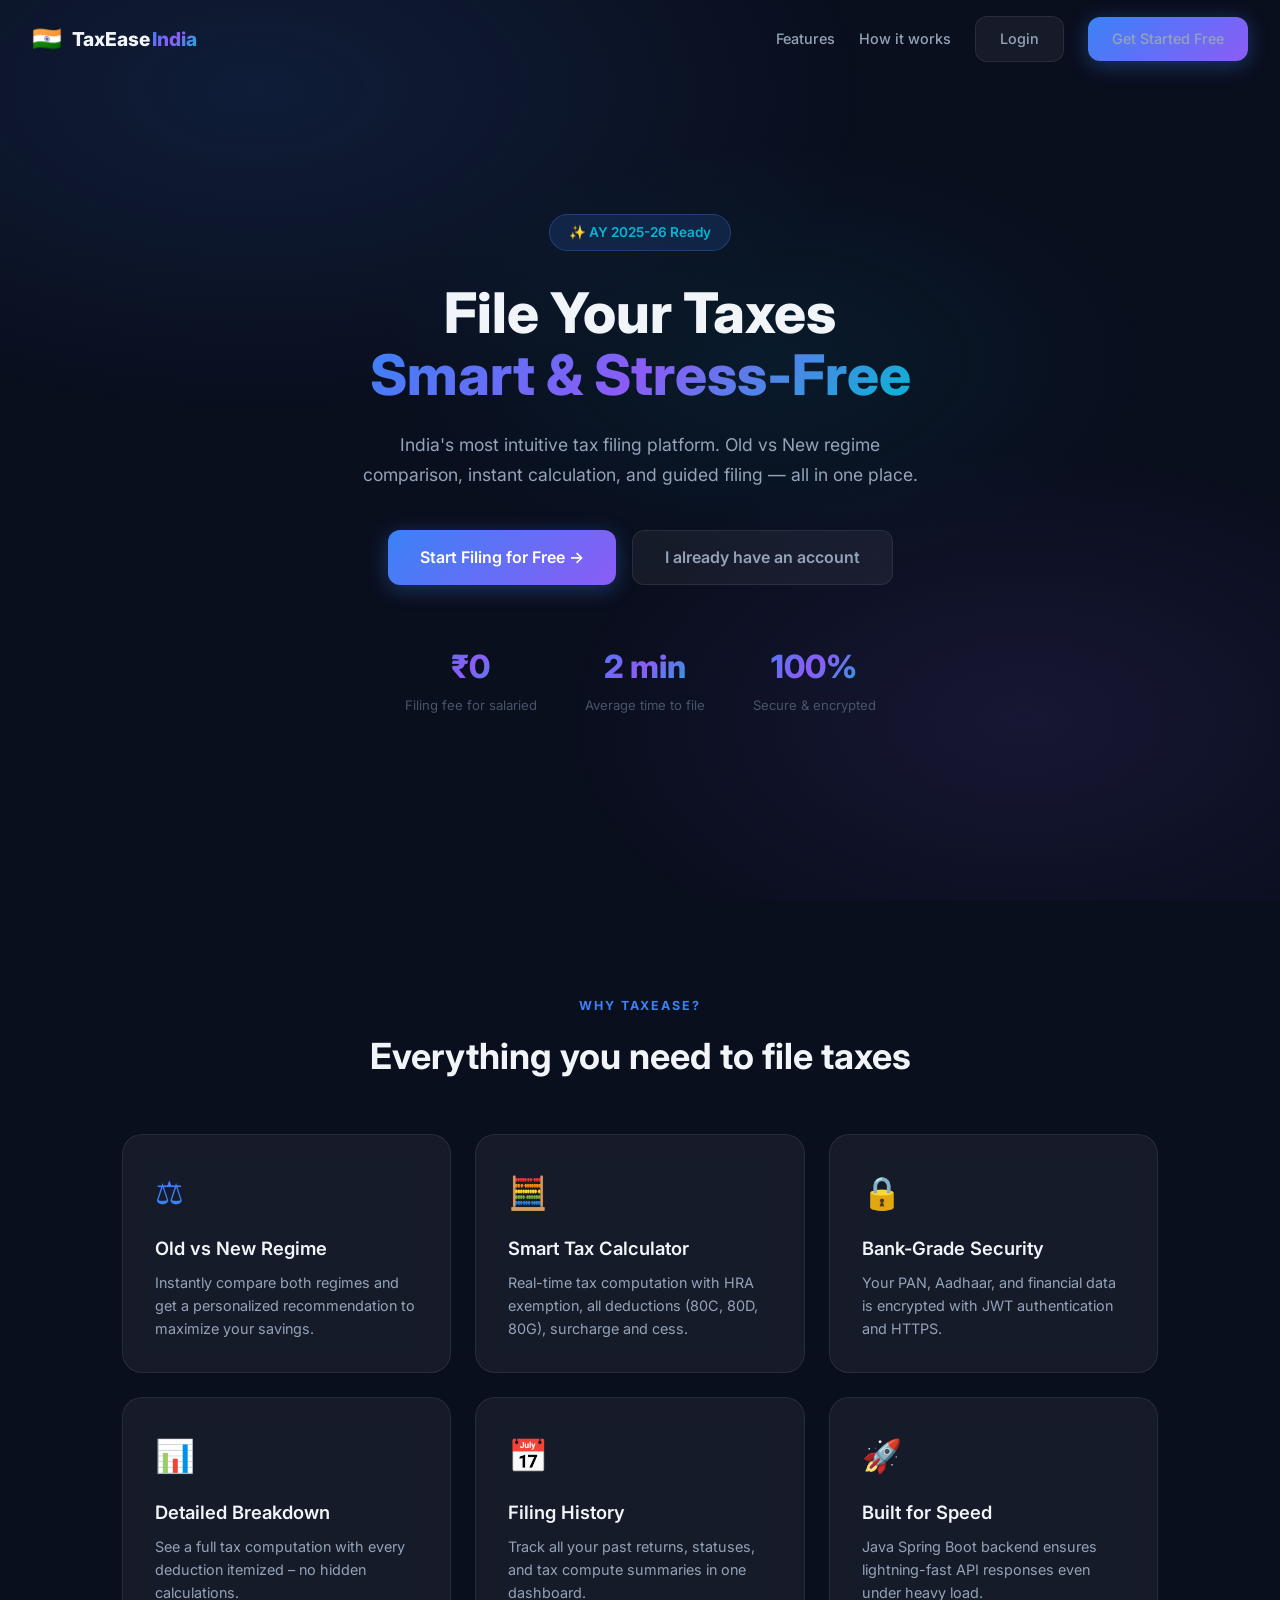
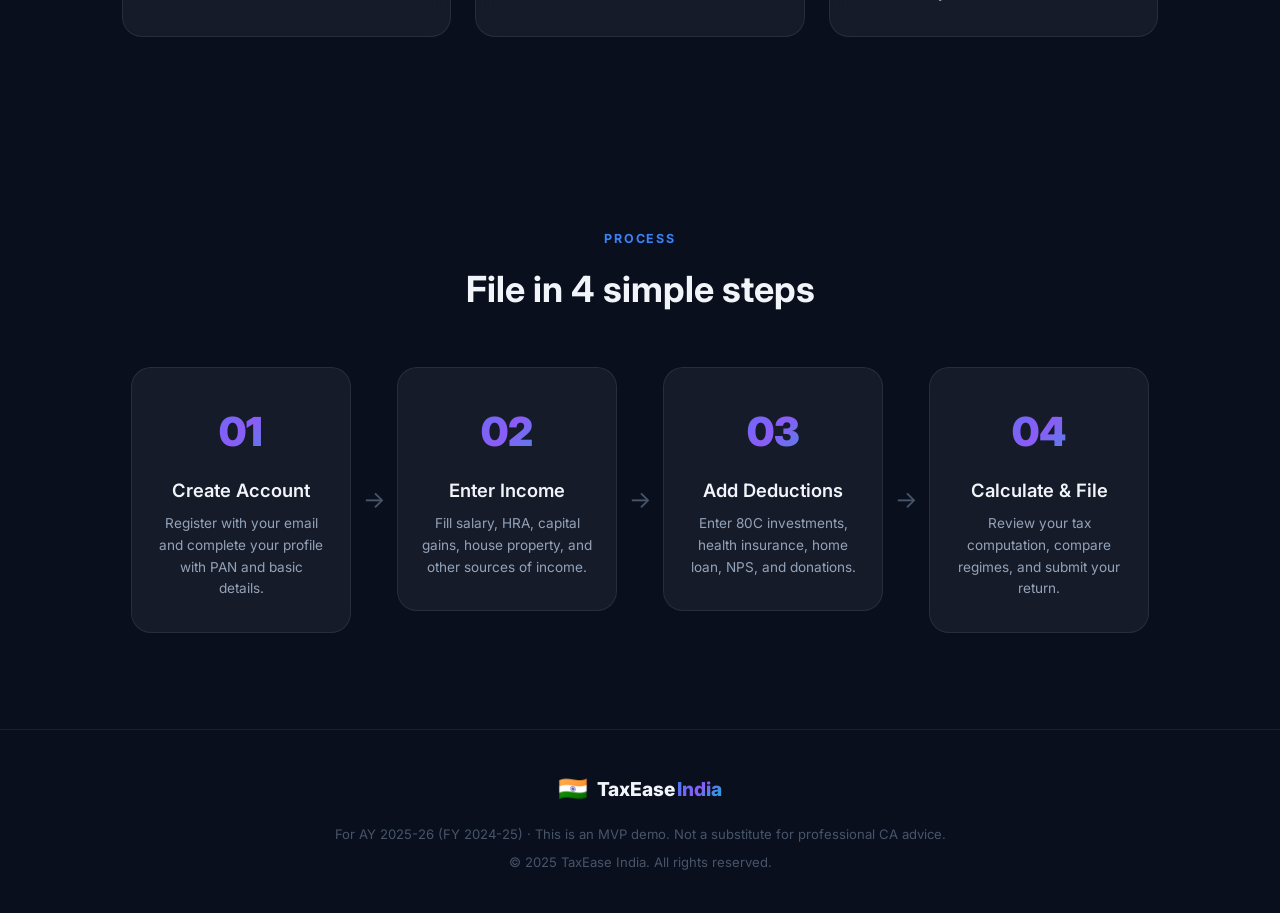
<file: tax-filing-app/frontend/index.html>
<!DOCTYPE html>
<html lang="en">

<head>
  <meta charset="UTF-8" />
  <meta name="viewport" content="width=device-width, initial-scale=1.0" />
  <title>TaxEase India — Smart Tax Filing for Every Indian</title>
  <meta name="description"
    content="File your Indian Income Tax Return easily with TaxEase. Compare Old vs New regime, get instant tax calculation, and file with confidence." />
  <link rel="preconnect" href="https://fonts.googleapis.com" />
  <link rel="preconnect" href="https://fonts.gstatic.com" crossorigin />
  <link href="https://fonts.googleapis.com/css2?family=Inter:wght@300;400;500;600;700;800;900&display=swap"
    rel="stylesheet" />
  <link rel="stylesheet" href="css/style.css" />
</head>

<body class="landing-page">

  <!-- NAVBAR -->
  <nav class="navbar">
    <div class="nav-brand">
      <span class="brand-icon">🇮🇳</span>
      <span class="brand-name">TaxEase<span class="brand-accent">India</span></span>
    </div>
    <div class="nav-links">
      <a href="#features">Features</a>
      <a href="#how">How it works</a>
      <a href="login.html" class="btn btn-ghost">Login</a>
      <a href="login.html#register" class="btn btn-primary">Get Started Free</a>
    </div>
  </nav>

  <!-- HERO -->
  <section class="hero">
    <div class="hero-badge">✨ AY 2025-26 Ready</div>
    <h1 class="hero-title">
      File Your Taxes<br />
      <span class="gradient-text">Smart & Stress-Free</span>
    </h1>
    <p class="hero-subtitle">
      India's most intuitive tax filing platform. Old vs New regime comparison,
      instant calculation, and guided filing — all in one place.
    </p>
    <div class="hero-cta">
      <a href="login.html#register" class="btn btn-primary btn-lg" id="hero-cta-register">
        Start Filing for Free →
      </a>
      <a href="login.html" class="btn btn-ghost btn-lg" id="hero-cta-login">
        I already have an account
      </a>
    </div>
    <div class="hero-stats">
      <div class="stat"><span class="stat-num">₹0</span><span class="stat-label">Filing fee for salaried</span></div>
      <div class="stat"><span class="stat-num">2 min</span><span class="stat-label">Average time to file</span></div>
      <div class="stat"><span class="stat-num">100%</span><span class="stat-label">Secure & encrypted</span></div>
    </div>
  </section>

  <!-- FEATURES -->
  <section class="features" id="features">
    <div class="section-label">Why TaxEase?</div>
    <h2 class="section-title">Everything you need to file taxes</h2>
    <div class="features-grid">
      <a href="login.html#register" class="feature-card" style="text-decoration:none;">
        <div class="feature-icon">⚖️</div>
        <h3>Old vs New Regime</h3>
        <p>Instantly compare both regimes and get a personalized recommendation to maximize your savings.</p>
      </a>
      <a href="tax-result.html" class="feature-card" style="text-decoration:none;">
        <div class="feature-icon">🧮</div>
        <h3>Smart Tax Calculator</h3>
        <p>Real-time tax computation with HRA exemption, all deductions (80C, 80D, 80G), surcharge and cess.</p>
      </a>
      <a href="login.html#register" class="feature-card" style="text-decoration:none;">
        <div class="feature-icon">🔒</div>
        <h3>Bank-Grade Security</h3>
        <p>Your PAN, Aadhaar, and financial data is encrypted with JWT authentication and HTTPS.</p>
      </a>
      <a href="tax-result.html" class="feature-card" style="text-decoration:none;">
        <div class="feature-icon">📊</div>
        <h3>Detailed Breakdown</h3>
        <p>See a full tax computation with every deduction itemized – no hidden calculations.</p>
      </a>
      <a href="history.html" class="feature-card" style="text-decoration:none;">
        <div class="feature-icon">📅</div>
        <h3>Filing History</h3>
        <p>Track all your past returns, statuses, and tax compute summaries in one dashboard.</p>
      </a>
      <a href="login.html#register" class="feature-card" style="text-decoration:none;">
        <div class="feature-icon">🚀</div>
        <h3>Built for Speed</h3>
        <p>Java Spring Boot backend ensures lightning-fast API responses even under heavy load.</p>
      </a>
    </div>
  </section>

  <!-- HOW IT WORKS -->
  <section class="how-section" id="how">
    <div class="section-label">Process</div>
    <h2 class="section-title">File in 4 simple steps</h2>
    <div class="steps">
      <div class="step">
        <div class="step-num">01</div>
        <h3>Create Account</h3>
        <p>Register with your email and complete your profile with PAN and basic details.</p>
      </div>
      <div class="step-arrow">→</div>
      <div class="step">
        <div class="step-num">02</div>
        <h3>Enter Income</h3>
        <p>Fill salary, HRA, capital gains, house property, and other sources of income.</p>
      </div>
      <div class="step-arrow">→</div>
      <div class="step">
        <div class="step-num">03</div>
        <h3>Add Deductions</h3>
        <p>Enter 80C investments, health insurance, home loan, NPS, and donations.</p>
      </div>
      <div class="step-arrow">→</div>
      <div class="step">
        <div class="step-num">04</div>
        <h3>Calculate & File</h3>
        <p>Review your tax computation, compare regimes, and submit your return.</p>
      </div>
    </div>
  </section>

  <!-- FOOTER -->
  <footer class="footer">
    <div class="footer-brand">
      <span class="brand-icon">🇮🇳</span>
      <span class="brand-name">TaxEase<span class="brand-accent">India</span></span>
    </div>
    <p class="footer-note">
      For AY 2025-26 (FY 2024-25) · This is an MVP demo. Not a substitute for professional CA advice.
    </p>
    <p class="footer-copy">© 2025 TaxEase India. All rights reserved.</p>
  </footer>

  <script>
    // Smooth scroll for anchor links
    document.querySelectorAll('a[href^="#"]').forEach(a => {
      a.addEventListener('click', e => {
        e.preventDefault();
        document.querySelector(a.getAttribute('href'))?.scrollIntoView({ behavior: 'smooth' });
      });
    });
    // Navbar scroll effect
    window.addEventListener('scroll', () => {
      document.querySelector('.navbar').classList.toggle('scrolled', window.scrollY > 20);
    });
    // Animate feature cards on scroll
    const observer = new IntersectionObserver(entries => {
      entries.forEach(e => { if (e.isIntersecting) e.target.classList.add('visible'); });
    }, { threshold: 0.1 });
    document.querySelectorAll('.feature-card, .step').forEach(el => observer.observe(el));
  </script>
</body>

</html>
</file>
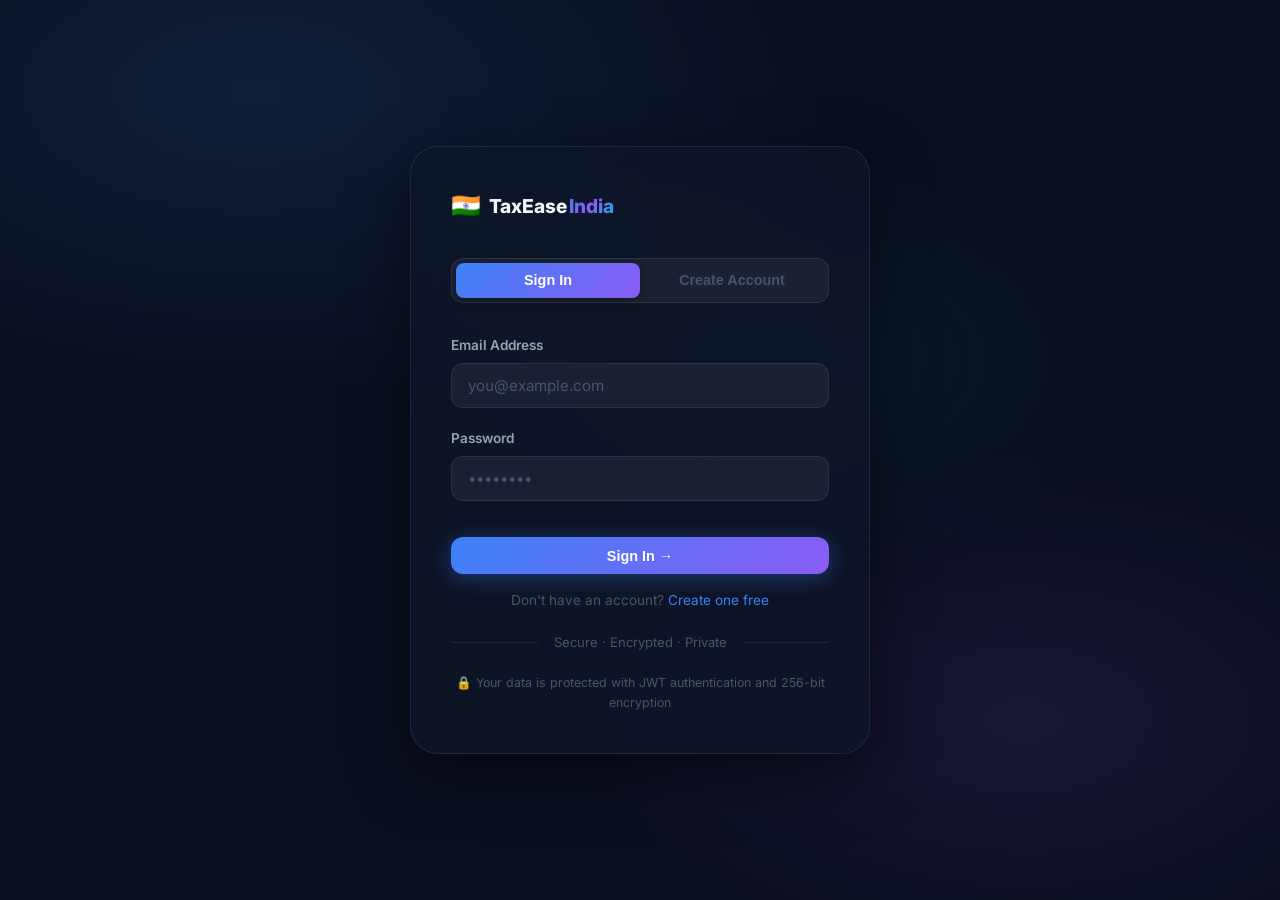
<file: tax-filing-app/frontend/dashboard.html>
<!DOCTYPE html>
<html lang="en">
<head>
  <meta charset="UTF-8"/>
  <meta name="viewport" content="width=device-width, initial-scale=1.0"/>
  <title>Dashboard · TaxEase India</title>
  <link href="https://fonts.googleapis.com/css2?family=Inter:wght@300;400;500;600;700;800;900&display=swap" rel="stylesheet"/>
  <link rel="stylesheet" href="css/style.css"/>
</head>
<body class="app-layout">

  <!-- Sidebar injected here -->
  <aside class="sidebar" id="app-sidebar"></aside>

  <!-- Main Content -->
  <main class="main-content">
    <header class="page-header">
      <h1>Welcome back! 👋</h1>
      <p>Assessment Year 2025-26 Overview</p>
    </header>

    <div class="page-body">
      
      <div class="stats-grid">
        <div class="stat-card">
          <div class="stat-card-label">Gross Income</div>
          <div class="stat-card-value blue" id="dashboard-income">₹0</div>
          <div class="stat-card-sub">Total entered income</div>
        </div>
        <div class="stat-card">
          <div class="stat-card-label">Total Deductions (Old)</div>
          <div class="stat-card-value orange" id="dashboard-deductions">₹0</div>
          <div class="stat-card-sub">Claimable under old regime</div>
        </div>
        <div class="stat-card">
          <div class="stat-card-label">Est. Tax Payable</div>
          <div class="stat-card-value red" id="dashboard-tax">₹0</div>
          <div class="stat-card-sub">Based on recommended regime</div>
        </div>
      </div>

      <div class="grid-2">
        <div class="card">
          <div class="card-header">
            <span class="card-title">Filing Progress</span>
          </div>
          <div class="card-body">
            <div class="stepper">
              <div class="stepper-item">
                <div class="stepper-item-inner">
                  <div class="stepper-circle done">1</div>
                  <div class="stepper-label done">Profile</div>
                </div>
                <div class="stepper-line done"></div>
              </div>
              <div class="stepper-item">
                <div class="stepper-item-inner">
                  <div class="stepper-circle" id="step-income">2</div>
                  <div class="stepper-label">Income</div>
                </div>
                <div class="stepper-line"></div>
              </div>
              <div class="stepper-item">
                <div class="stepper-item-inner">
                  <div class="stepper-circle" id="step-deductions">3</div>
                  <div class="stepper-label">Deductions</div>
                </div>
                <div class="stepper-line"></div>
              </div>
              <div class="stepper-item" style="flex:0;">
                <div class="stepper-item-inner">
                  <div class="stepper-circle" id="step-file">4</div>
                  <div class="stepper-label">File</div>
                </div>
              </div>
            </div>

            <p class="text-muted mb-2" style="font-size:0.9rem;" id="progress-text">
              Complete your income and deduction details to view your tax computation.
            </p>
            <a href="income.html" class="btn btn-primary">Continue Filing →</a>
          </div>
        </div>

        <div class="card">
          <div class="card-header">
            <span class="card-title">Quick Actions</span>
          </div>
          <div class="card-body" style="display:flex; flex-direction:column; gap:0.75rem;">
            <a href="income.html" class="btn btn-ghost" style="justify-content:flex-start;">
              <span class="nav-icon">💰</span> Update Salary & Income
            </a>
            <a href="deductions.html" class="btn btn-ghost" style="justify-content:flex-start;">
              <span class="nav-icon">🧾</span> Add 80C & Health Insurance
            </a>
            <a href="tax-result.html" class="btn btn-ghost" style="justify-content:flex-start;">
              <span class="nav-icon">🧮</span> Compare Old vs New Regime
            </a>
          </div>
        </div>
      </div>

    </div>
  </main>

  <script src="js/api.js"></script>
  <script src="js/app-shell.js"></script>
  <script>
    async function loadDashboard() {
      if (!await initAppShell('dashboard')) return;

      try {
        const taxSummary = await TaxAPI.calculate();
        
        document.getElementById('dashboard-income').textContent = formatINR(taxSummary.grossTotalIncome);
        document.getElementById('dashboard-deductions').textContent = formatINR(taxSummary.totalDeductionsOld);
        
        const payable = taxSummary.recommendedRegime === 'OLD' ? taxSummary.netTaxPayableOld : taxSummary.netTaxPayableNew;
        document.getElementById('dashboard-tax').textContent = formatINR(payable);
        
        if (payable === 0) {
           document.getElementById('dashboard-tax').classList.replace('red', 'green');
        }

        // Update stepper based on data purely as an indicator
        if (taxSummary.grossTotalIncome > 0) {
            document.getElementById('step-income').classList.add('done');
            document.getElementById('step-income').nextElementSibling.classList.add('done'); // label
            document.getElementById('step-income').parentElement.nextElementSibling.classList.add('done'); // line
            document.getElementById('progress-text').textContent = "Income details recorded. Review your tax calculation to file!";
            
            if(taxSummary.totalDeductionsOld > 0 || String(taxSummary.recommendedRegime).length > 0) {
                document.getElementById('step-deductions').classList.add('done');
                document.getElementById('step-deductions').nextElementSibling.classList.add('done');
                document.getElementById('step-deductions').parentElement.nextElementSibling.classList.add('done');
            }
        }

      } catch (e) {
        console.error("No tax data calculated yet or error loading.", e);
      }
    }
    
    document.addEventListener('DOMContentLoaded', loadDashboard);
  </script>
</body>
</html>
</file>
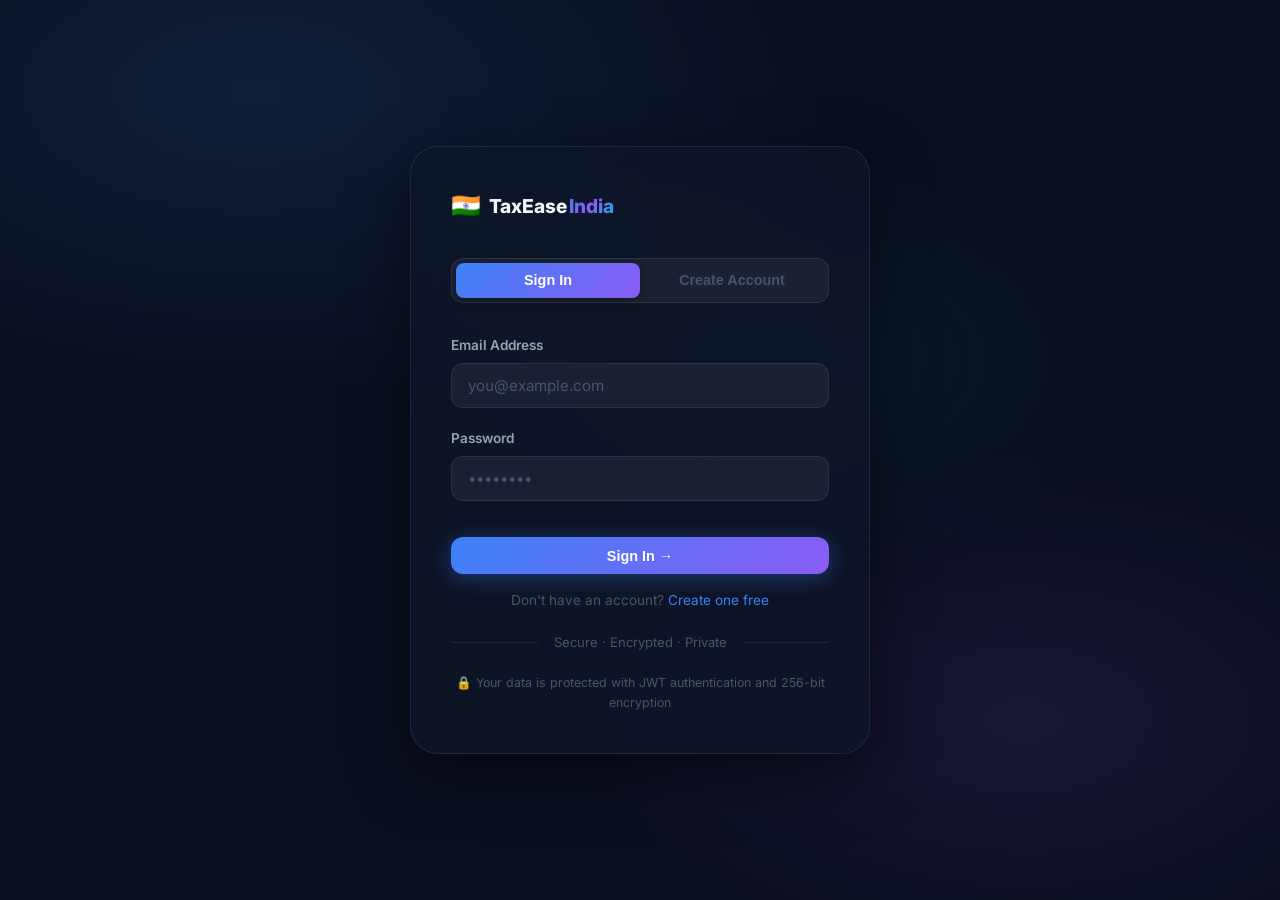
<file: tax-filing-app/frontend/deductions.html>
<!DOCTYPE html>
<html lang="en">
<head>
  <meta charset="UTF-8"/>
  <meta name="viewport" content="width=device-width, initial-scale=1.0"/>
  <title>Deductions · TaxEase India</title>
  <link href="https://fonts.googleapis.com/css2?family=Inter:wght@300;400;500;600;700;800;900&display=swap" rel="stylesheet"/>
  <link rel="stylesheet" href="css/style.css"/>
</head>
<body class="app-layout">

  <aside class="sidebar" id="app-sidebar"></aside>

  <main class="main-content">
    <header class="page-header flex-between">
      <div>
        <h1>Deductions</h1>
        <p>Save tax under Old Regime (Chapter VI-A)</p>
      </div>
      <button class="btn btn-primary" id="save-btn-top" onclick="saveDeductions()">💾 Save Deductions</button>
    </header>

    <div class="page-body" id="loading-container">
      <div class="loading-overlay">
        <div class="spinner spinner-lg"></div>
        <p>Loading your deductions...</p>
      </div>
    </div>

    <div class="page-body hidden" id="form-container">
      <div id="alert-container"></div>
      
      <div class="alert alert-info">
        <span class="alert-icon">ℹ️</span>
        <div>These deductions are mostly applicable to the <strong>Old Tax Regime</strong>. Under the New Regime, only Standard Deduction and 80CCD(2) are allowed. We'll automatically calculate both to recommend the best option.</div>
      </div>

      <form id="deduction-form">
        
        <div class="card mb-3">
          <div class="card-header"><span class="card-title">🛡️ Section 80C (Max Limit: ₹1,50,000)</span></div>
          <div class="card-body">
            <div class="form-row">
              <div class="form-group">
                <label class="form-label">Employee Provident Fund (EPF)</label>
                <div class="input-prefix-wrapper">
                  <span class="input-prefix">₹</span>
                  <input type="number" class="form-input" id="sec80C_epf" value="0" min="0">
                </div>
              </div>
              <div class="form-group">
                <label class="form-label">Public Provident Fund (PPF)</label>
                <div class="input-prefix-wrapper">
                  <span class="input-prefix">₹</span>
                  <input type="number" class="form-input" id="sec80C_ppf" value="0" min="0">
                </div>
              </div>
              <div class="form-group">
                <label class="form-label">Life Insurance Premium (LIC)</label>
                <div class="input-prefix-wrapper">
                  <span class="input-prefix">₹</span>
                  <input type="number" class="form-input" id="sec80C_lic" value="0" min="0">
                </div>
              </div>
              <div class="form-group">
                <label class="form-label">ELSS / Tax Saving Mutual Funds</label>
                <div class="input-prefix-wrapper">
                  <span class="input-prefix">₹</span>
                  <input type="number" class="form-input" id="sec80C_elss" value="0" min="0">
                </div>
              </div>
              <div class="form-group">
                <label class="form-label">Home Loan Principal Repayment</label>
                <div class="input-prefix-wrapper">
                  <span class="input-prefix">₹</span>
                  <input type="number" class="form-input" id="sec80C_homeLoanPrincipal" value="0" min="0">
                </div>
              </div>
              <div class="form-group">
                <label class="form-label">Children's Tuition Fees</label>
                <div class="input-prefix-wrapper">
                  <span class="input-prefix">₹</span>
                  <input type="number" class="form-input" id="sec80C_tuitionFees" value="0" min="0">
                </div>
              </div>
            </div>
          </div>
        </div>

        <div class="card mb-3">
          <div class="card-header"><span class="card-title">🏥 Section 80D - Health Insurance</span></div>
          <div class="card-body">
            <div class="form-row">
              <div class="form-group">
                <label class="form-label">Premium for Self & Family</label>
                <div class="input-prefix-wrapper">
                  <span class="input-prefix">₹</span>
                  <input type="number" class="form-input" id="sec80D_selfFamily" value="0" min="0">
                </div>
                <div class="form-hint">Max ₹25,000</div>
              </div>
              <div class="form-group">
                <label class="form-label">Premium for Parents</label>
                <div class="input-prefix-wrapper">
                  <span class="input-prefix">₹</span>
                  <input type="number" class="form-input" id="sec80D_parents" value="0" min="0">
                </div>
                <div class="form-hint">Max ₹25,000 (or ₹50,000 if parent is a Senior Citizen)</div>
              </div>
              <div class="form-group" style="grid-column: 1 / -1;">
                 <label class="checkbox-group">
                   <input type="checkbox" id="parentsSeniorCitizen">
                   <span>Are your parents Senior Citizens (60 years or above)?</span>
                 </label>
              </div>
            </div>
          </div>
        </div>

        <div class="card mb-3">
          <div class="card-header"><span class="card-title">🌟 Other Deductions</span></div>
          <div class="card-body">
             <div class="form-row">
              <div class="form-group">
                <label class="form-label">NPS Under 80CCD(1B)</label>
                <div class="input-prefix-wrapper">
                  <span class="input-prefix">₹</span>
                  <input type="number" class="form-input" id="sec80CCD1B_nps" value="0" min="0">
                </div>
                <div class="form-hint">Extra ₹50,000 deduction over and above 80C</div>
              </div>
              <div class="form-group">
                <label class="form-label">Donations (Section 80G - 100% deduction)</label>
                <div class="input-prefix-wrapper">
                  <span class="input-prefix">₹</span>
                  <input type="number" class="form-input" id="sec80G_100percent" value="0" min="0">
                </div>
              </div>
              <div class="form-group">
                <label class="form-label">Donations (Section 80G - 50% deduction)</label>
                <div class="input-prefix-wrapper">
                  <span class="input-prefix">₹</span>
                  <input type="number" class="form-input" id="sec80G_50percent" value="0" min="0">
                </div>
              </div>
              <div class="form-group">
                <label class="form-label">Education Loan Interest (Section 80E)</label>
                <div class="input-prefix-wrapper">
                  <span class="input-prefix">₹</span>
                  <input type="number" class="form-input" id="sec80E_educationLoan" value="0" min="0">
                </div>
                <div class="form-hint">No upper limit on interest paid</div>
              </div>
              <div class="form-group">
                <label class="form-label">Professional Tax</label>
                <div class="input-prefix-wrapper">
                  <span class="input-prefix">₹</span>
                  <input type="number" class="form-input" id="professionalTax" value="0" min="0">
                </div>
                <div class="form-hint">Deducted from salary by employer</div>
              </div>
            </div>
            
            <div class="mt-3 flex" style="justify-content: flex-end; gap: 1rem;">
               <button type="button" class="btn btn-primary btn-lg" id="save-btn-bottom" onclick="saveDeductions()">Save & Calculate Tax →</button>
            </div>
          </div>
        </div>

      </form>
    </div>
  </main>

  <script src="js/api.js"></script>
  <script src="js/app-shell.js"></script>
  <script>
    const fields = [
      'sec80C_ppf', 'sec80C_elss', 'sec80C_lic', 'sec80C_epf', 'sec80C_nsc', 
      'sec80C_tuitionFees', 'sec80C_homeLoanPrincipal', 'sec80C_sukanyaSamridhi', 'sec80C_others',
      'sec80D_selfFamily', 'sec80D_parents', 'parentsSeniorCitizen',
      'sec80CCD1B_nps', 'sec80G_100percent', 'sec80G_50percent', 
      'sec80TTA_savingsInterest', 'sec80TTB_fdInterest', 'sec80E_educationLoan',
      'sec80EEA_homeLoan', 'professionalTax'
    ];

    async function loadData() {
      if (!await initAppShell('deductions')) return;

      try {
        const deductions = await DeductionAPI.get();
        // Populate form
        fields.forEach(f => {
          const el = document.getElementById(f);
          if (el) {
             if (el.type === 'checkbox') {
                 el.checked = deductions[f] || false;
             } else {
                 el.value = deductions[f] || 0;
             }
          }
        });

        document.getElementById('loading-container').classList.add('hidden');
        document.getElementById('form-container').classList.remove('hidden');
      } catch (err) {
        showToast('Error loading deductions', 'error');
      }
    }

    async function saveDeductions() {
      const payload = {};
      fields.forEach(f => {
        const el = document.getElementById(f);
        if (el) {
             payload[f] = el.type === 'checkbox' ? el.checked : (Number(el.value) || 0);
        }
      });

      const btn1 = document.getElementById('save-btn-top');
      const btn2 = document.getElementById('save-btn-bottom');
      setLoading(btn1, true, '');
      setLoading(btn2, true, 'Saving...');

      try {
        await DeductionAPI.save(payload);
        showToast('Deductions saved successfully!', 'success');
        setTimeout(() => window.location.href = 'tax-result.html', 1000);
      } catch (err) {
        document.getElementById('alert-container').innerHTML = `
          <div class="alert alert-error">
             <span class="alert-icon">❌</span>
             <span>Failed to save: ${err.message}</span>
          </div>`;
        window.scrollTo(0,0);
      } finally {
        setLoading(btn1, false);
        setLoading(btn2, false);
      }
    }

    document.addEventListener('DOMContentLoaded', loadData);
  </script>
</body>
</html>
</file>
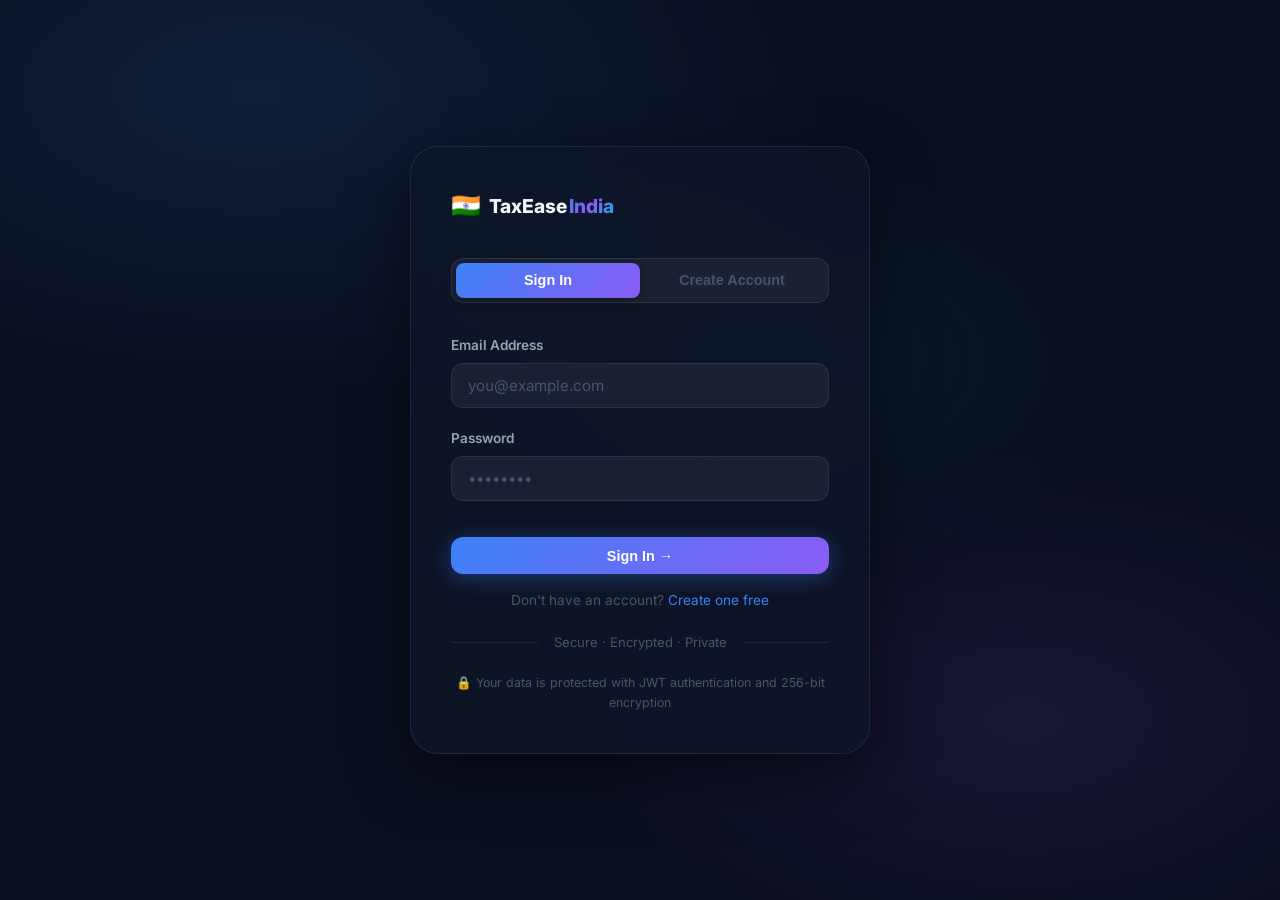
<file: tax-filing-app/frontend/history.html>
<!DOCTYPE html>
<html lang="en">
<head>
  <meta charset="UTF-8"/>
  <meta name="viewport" content="width=device-width, initial-scale=1.0"/>
  <title>Filing History · TaxEase India</title>
  <link href="https://fonts.googleapis.com/css2?family=Inter:wght@300;400;500;600;700;800;900&display=swap" rel="stylesheet"/>
  <link rel="stylesheet" href="css/style.css"/>
</head>
<body class="app-layout">

  <aside class="sidebar" id="app-sidebar"></aside>

  <main class="main-content">
    <header class="page-header">
      <h1>Filing History</h1>
      <p>Your past income tax returns.</p>
    </header>

    <div class="page-body" id="loading-container">
      <div class="loading-overlay">
        <div class="spinner spinner-lg"></div>
        <p>Fetching your records...</p>
      </div>
    </div>

    <div class="page-body hidden" id="history-container">
      <div class="card">
        <div class="table-wrapper">
          <table id="history-table">
            <thead>
              <tr>
                <th>Assessment Year</th>
                <th>Filing Date</th>
                <th>Regime</th>
                <th>Taxable Income</th>
                <th>Tax Settled</th>
                <th>Status</th>
              </tr>
            </thead>
            <tbody>
              <!-- Data populated via JS -->
            </tbody>
          </table>
        </div>
      </div>
    </div>
  </main>

  <script src="js/api.js"></script>
  <script src="js/app-shell.js"></script>
  <script>
    async function loadData() {
      if (!await initAppShell('history')) return;

      try {
        const returns = await TaxAPI.getAllReturns();
        const tbody = document.querySelector('#history-table tbody');
        
        document.getElementById('loading-container').classList.add('hidden');
        document.getElementById('history-container').classList.remove('hidden');

        if (returns.length === 0) {
            tbody.innerHTML = `<tr><td colspan="6" style="text-align:center; padding:3rem;"><div class="empty-state"><div class="empty-state-icon">📭</div><h3>No Returns Filed</h3><p>You haven't filed any returns through TaxEase yet.</p></div></td></tr>`;
            return;
        }

        tbody.innerHTML = returns.map(rt => {
           let badgeClass = rt.status === 'SUBMITTED' ? 'badge-blue' : rt.status === 'VERIFIED' ? 'badge-green' : 'badge-orange';
           
           return `
            <tr>
              <td><span style="font-weight:600; color:var(--text-primary)">${rt.assessmentYear}</span></td>
              <td>${formatDate(rt.filingDate)}</td>
              <td><span class="badge ${rt.regimeOpted === 'OLD' ? 'badge-orange' : 'badge-blue'}">${rt.regimeOpted}</span></td>
              <td>${formatINR(rt.netTaxableIncome)}</td>
              <td>${formatINR(rt.netTaxPayable)}</td>
              <td><span class="badge ${badgeClass}">${rt.status}</span></td>
            </tr>
          `;
        }).join('');

      } catch (err) {
        showToast('Error loading history', 'error');
      }
    }

    document.addEventListener('DOMContentLoaded', loadData);
  </script>
</body>
</html>
</file>
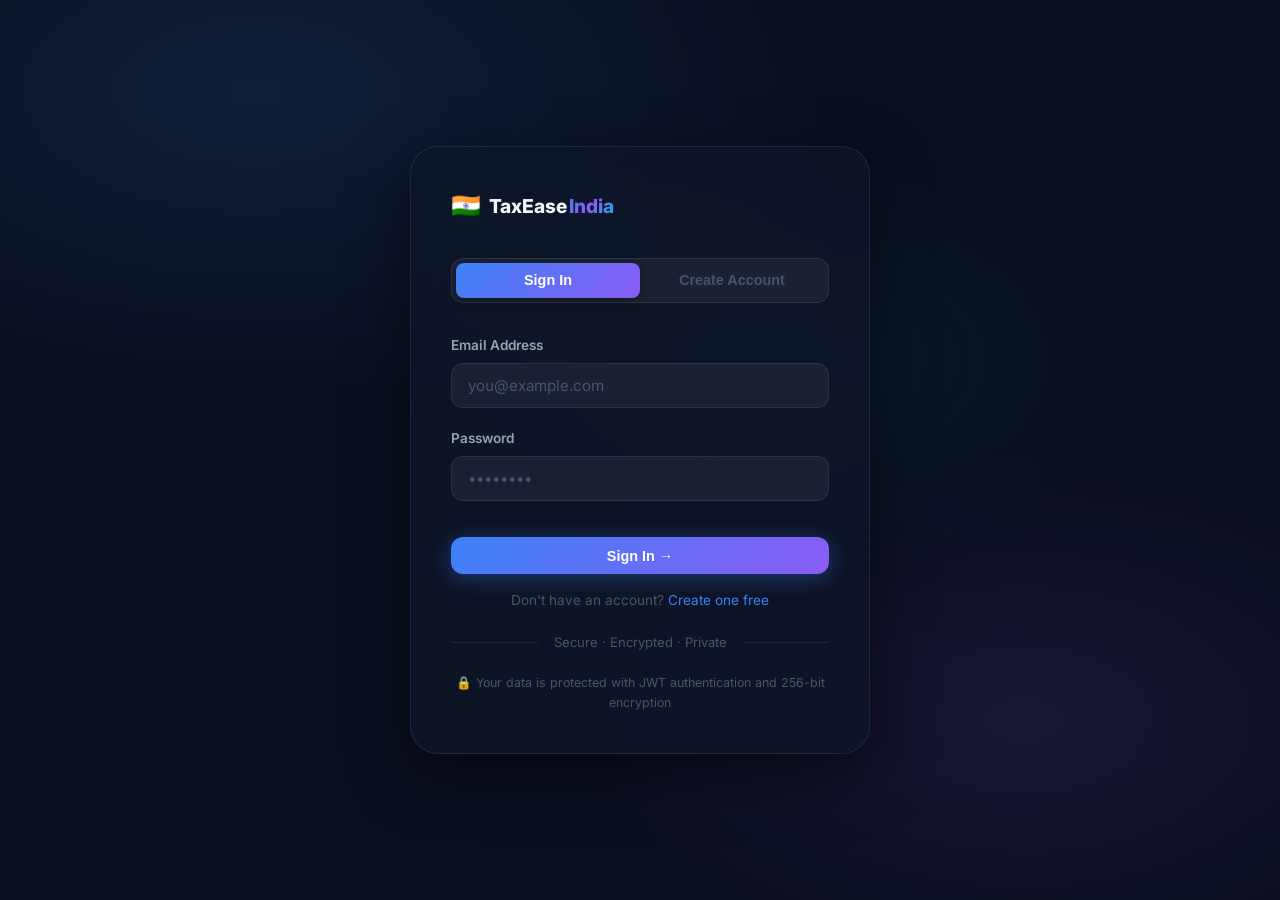
<file: tax-filing-app/frontend/income.html>
<!DOCTYPE html>
<html lang="en">
<head>
  <meta charset="UTF-8"/>
  <meta name="viewport" content="width=device-width, initial-scale=1.0"/>
  <title>Income Details · TaxEase India</title>
  <link href="https://fonts.googleapis.com/css2?family=Inter:wght@300;400;500;600;700;800;900&display=swap" rel="stylesheet"/>
  <link rel="stylesheet" href="css/style.css"/>
</head>
<body class="app-layout">

  <aside class="sidebar" id="app-sidebar"></aside>

  <main class="main-content">
    <header class="page-header flex-between">
      <div>
        <h1>Income Details</h1>
        <p>Enter your earnings for AY 2025-26</p>
      </div>
      <button class="btn btn-primary" id="save-btn-top" onclick="saveIncome()">💾 Save Income</button>
    </header>

    <div class="page-body" id="loading-container">
      <div class="loading-overlay">
        <div class="spinner spinner-lg"></div>
        <p>Loading your profile...</p>
      </div>
    </div>

    <div class="page-body hidden" id="form-container">
      <div id="alert-container"></div>
      
      <form id="income-form">
        
        <div class="card mb-3">
          <div class="card-header"><span class="card-title">👨‍💼 Salary Income</span></div>
          <div class="card-body">
            <div class="form-row">
              <div class="form-group">
                <label class="form-label">Basic Salary</label>
                <div class="input-prefix-wrapper">
                  <span class="input-prefix">₹</span>
                  <input type="number" class="form-input" id="basicSalary" value="0" min="0">
                </div>
              </div>
              <div class="form-group">
                <label class="form-label">HRA Received</label>
                <div class="input-prefix-wrapper">
                  <span class="input-prefix">₹</span>
                  <input type="number" class="form-input" id="hraReceived" value="0" min="0">
                </div>
              </div>
              <div class="form-group">
                <label class="form-label">LTA Received</label>
                <div class="input-prefix-wrapper">
                  <span class="input-prefix">₹</span>
                  <input type="number" class="form-input" id="ltaReceived" value="0" min="0">
                </div>
              </div>
              <div class="form-group">
                <label class="form-label">Special Allowance</label>
                <div class="input-prefix-wrapper">
                  <span class="input-prefix">₹</span>
                  <input type="number" class="form-input" id="specialAllowance" value="0" min="0">
                </div>
              </div>
              <div class="form-group">
                <label class="form-label">Bonus</label>
                <div class="input-prefix-wrapper">
                  <span class="input-prefix">₹</span>
                  <input type="number" class="form-input" id="bonus" value="0" min="0">
                </div>
              </div>
              <div class="form-group">
                <label class="form-label">Other Allowances</label>
                <div class="input-prefix-wrapper">
                  <span class="input-prefix">₹</span>
                  <input type="number" class="form-input" id="otherAllowances" value="0" min="0">
                </div>
              </div>
            </div>
            
            <h4 class="form-section-title">HRA Exemption Details</h4>
            <div class="form-row">
              <div class="form-group">
                <label class="form-label">City Type</label>
                <select class="form-select" id="cityType">
                  <option value="METRO">Metro (50% basic)</option>
                  <option value="NON_METRO">Non-Metro (40% basic)</option>
                </select>
              </div>
              <div class="form-group">
                <label class="form-label">Actual Rent Paid (Monthly)</label>
                <div class="input-prefix-wrapper">
                  <span class="input-prefix">₹</span>
                  <input type="number" class="form-input" id="rentPaidMonthly" value="0" min="0">
                </div>
              </div>
            </div>
          </div>
        </div>

        <div class="card mb-3">
          <div class="card-header"><span class="card-title">🏠 House Property</span></div>
          <div class="card-body">
            <div class="form-row">
              <div class="form-group">
                <label class="form-label">Annual Rental Income (if let out)</label>
                <div class="input-prefix-wrapper">
                  <span class="input-prefix">₹</span>
                  <input type="number" class="form-input" id="annualRentalIncome" value="0" min="0">
                </div>
              </div>
              <div class="form-group">
                <label class="form-label">Municipal Taxes Paid</label>
                <div class="input-prefix-wrapper">
                  <span class="input-prefix">₹</span>
                  <input type="number" class="form-input" id="municipalTaxPaid" value="0" min="0">
                </div>
              </div>
              <div class="form-group" style="grid-column: 1 / -1;">
                <label class="form-label">Home Loan Interest Paid</label>
                <div class="input-prefix-wrapper">
                  <span class="input-prefix">₹</span>
                  <input type="number" class="form-input" id="homeLoanInterestSelfOccupied" value="0" min="0">
                </div>
                <div class="form-hint">Max ₹2,00,000 deduction allowed for self-occupied property.</div>
              </div>
            </div>
          </div>
        </div>

        <div class="card mb-3">
          <div class="card-header"><span class="card-title">📈 Capital Gains (Stocks/MFs)</span></div>
          <div class="card-body">
            <div class="form-row">
              <div class="form-group">
                <label class="form-label">Short Term Capital Gains (Slab rate)</label>
                <div class="input-prefix-wrapper">
                  <span class="input-prefix">₹</span>
                  <input type="number" class="form-input" id="shortTermCapitalGains" value="0" min="0">
                </div>
              </div>
              <div class="form-group">
                <label class="form-label">STCG u/s 111A (Shares - 15%)</label>
                <div class="input-prefix-wrapper">
                  <span class="input-prefix">₹</span>
                  <input type="number" class="form-input" id="stcgSpecialRate" value="0" min="0">
                </div>
              </div>
              <div class="form-group">
                <label class="form-label">Long Term Capital Gains (Shares)</label>
                <div class="input-prefix-wrapper">
                  <span class="input-prefix">₹</span>
                  <input type="number" class="form-input" id="longTermCapitalGains" value="0" min="0">
                </div>
                <div class="form-hint">Gains above ₹1.25 Lakh taxed at 12.5%</div>
              </div>
            </div>
          </div>
        </div>

        <div class="card mb-3">
          <div class="card-header"><span class="card-title">💸 Other Sources</span></div>
          <div class="card-body">
            <div class="form-row">
              <div class="form-group">
                <label class="form-label">Savings Bank Interest</label>
                <div class="input-prefix-wrapper">
                  <span class="input-prefix">₹</span>
                  <input type="number" class="form-input" id="interestFromSavings" value="0" min="0">
                </div>
              </div>
              <div class="form-group">
                <label class="form-label">Fixed Deposit Interest</label>
                <div class="input-prefix-wrapper">
                  <span class="input-prefix">₹</span>
                  <input type="number" class="form-input" id="interestFromFD" value="0" min="0">
                </div>
              </div>
              <div class="form-group">
                <label class="form-label">Dividend Income</label>
                <div class="input-prefix-wrapper">
                  <span class="input-prefix">₹</span>
                  <input type="number" class="form-input" id="dividendIncome" value="0" min="0">
                </div>
              </div>
              <div class="form-group">
                <label class="form-label">Any Other Income</label>
                <div class="input-prefix-wrapper">
                  <span class="input-prefix">₹</span>
                  <input type="number" class="form-input" id="otherIncome" value="0" min="0">
                </div>
              </div>
            </div>
          </div>
        </div>

        <div class="card mb-3">
          <div class="card-header"><span class="card-title">🧾 Taxes Already Paid</span></div>
          <div class="card-body">
            <div class="form-row">
              <div class="form-group">
                <label class="form-label">TDS on Salary</label>
                <div class="input-prefix-wrapper">
                  <span class="input-prefix">₹</span>
                  <input type="number" class="form-input" id="tdsSalary" value="0" min="0">
                </div>
              </div>
              <div class="form-group">
                <label class="form-label">Other TDS</label>
                <div class="input-prefix-wrapper">
                  <span class="input-prefix">₹</span>
                  <input type="number" class="form-input" id="tdsOther" value="0" min="0">
                </div>
              </div>
              <div class="form-group">
                <label class="form-label">Advance Tax Paid</label>
                <div class="input-prefix-wrapper">
                  <span class="input-prefix">₹</span>
                  <input type="number" class="form-input" id="advanceTaxPaid" value="0" min="0">
                </div>
              </div>
              <div class="form-group">
                <label class="form-label">Self Assessment Tax Paid</label>
                <div class="input-prefix-wrapper">
                  <span class="input-prefix">₹</span>
                  <input type="number" class="form-input" id="selfAssessmentTax" value="0" min="0">
                </div>
              </div>
            </div>
            
            <div class="mt-3 flex" style="justify-content: flex-end; gap: 1rem;">
               <button type="button" class="btn btn-primary btn-lg" id="save-btn-bottom" onclick="saveIncome()">Save Income Details</button>
            </div>
          </div>
        </div>

      </form>
    </div>
  </main>

  <script src="js/api.js"></script>
  <script src="js/app-shell.js"></script>
  <script>
    const fields = [
      'basicSalary', 'hraReceived', 'ltaReceived', 'specialAllowance', 'otherAllowances', 'bonus',
      'cityType', 'rentPaidMonthly',
      'annualRentalIncome', 'municipalTaxPaid', 'homeLoanInterestSelfOccupied',
      'shortTermCapitalGains', 'stcgSpecialRate', 'longTermCapitalGains',
      'interestFromSavings', 'interestFromFD', 'dividendIncome', 'otherIncome',
      'tdsSalary', 'tdsOther', 'advanceTaxPaid', 'selfAssessmentTax'
    ];

    async function loadData() {
      if (!await initAppShell('income')) return;

      try {
        const income = await IncomeAPI.get();
        // Populate form
        fields.forEach(f => {
          const el = document.getElementById(f);
          if (el) el.value = income[f] || (el.tagName === 'SELECT' ? 'METRO' : 0);
        });

        document.getElementById('loading-container').classList.add('hidden');
        document.getElementById('form-container').classList.remove('hidden');
      } catch (err) {
        showToast('Error loading income details', 'error');
      }
    }

    async function saveIncome() {
      const payload = {};
      fields.forEach(f => {
        const val = document.getElementById(f).value;
        payload[f] = f === 'cityType' ? val : (Number(val) || 0);
      });

      const btn1 = document.getElementById('save-btn-top');
      const btn2 = document.getElementById('save-btn-bottom');
      setLoading(btn1, true, '');
      setLoading(btn2, true, 'Saving...');

      try {
        await IncomeAPI.save(payload);
        showToast('Income details saved successfully!', 'success');
        setTimeout(() => window.location.href = 'deductions.html', 1000);
      } catch (err) {
        document.getElementById('alert-container').innerHTML = `
          <div class="alert alert-error">
             <span class="alert-icon">❌</span>
             <span>Failed to save: ${err.message}</span>
          </div>`;
        window.scrollTo(0,0);
      } finally {
        setLoading(btn1, false);
        setLoading(btn2, false);
      }
    }

    document.addEventListener('DOMContentLoaded', loadData);
  </script>
</body>
</html>
</file>
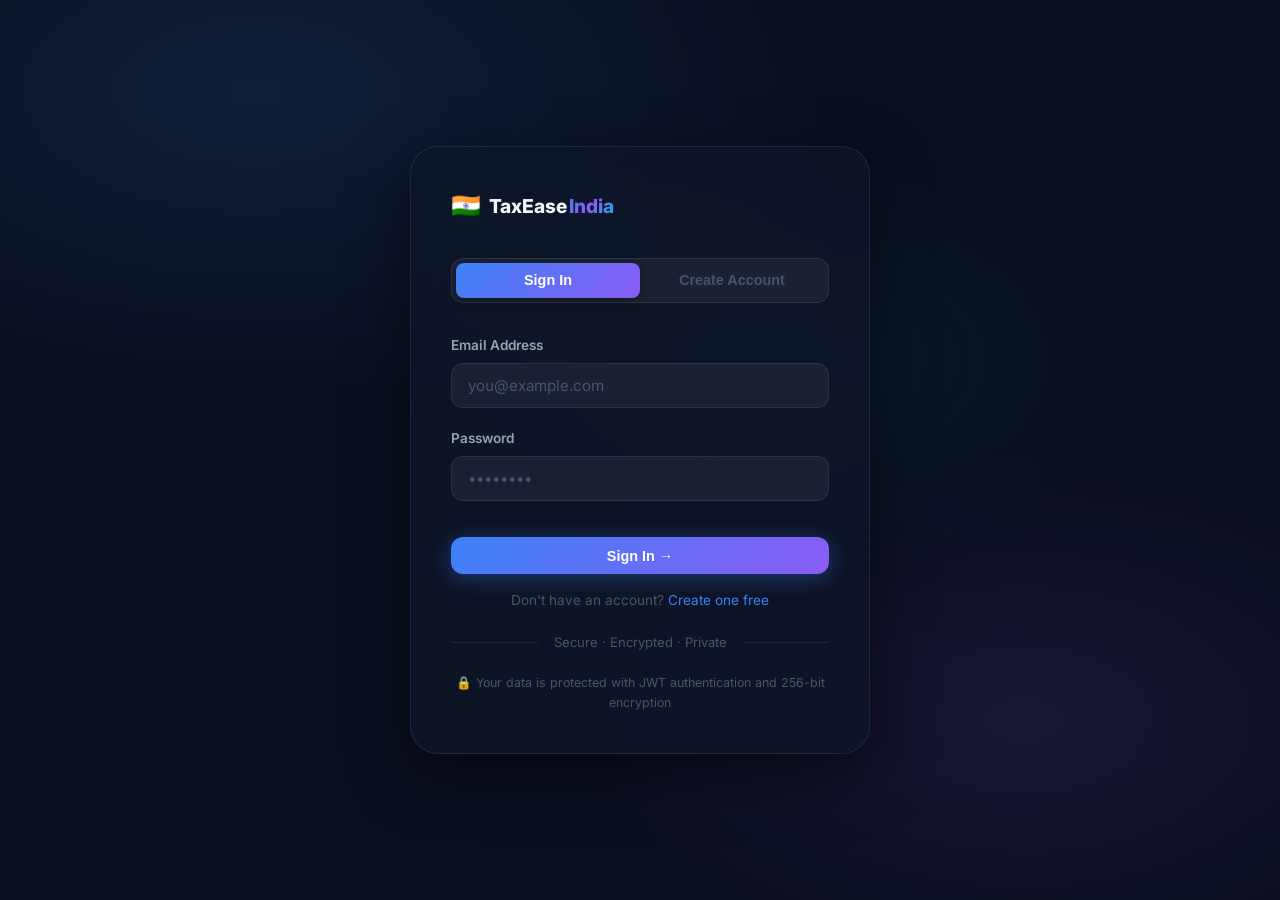
<file: tax-filing-app/frontend/login.html>
<!DOCTYPE html>
<html lang="en">
<head>
  <meta charset="UTF-8"/>
  <meta name="viewport" content="width=device-width, initial-scale=1.0"/>
  <title>Login · TaxEase India</title>
  <meta name="description" content="Sign in or create your free TaxEase India account to start filing your Income Tax Return for AY 2025-26."/>
  <link rel="preconnect" href="https://fonts.googleapis.com"/>
  <link rel="preconnect" href="https://fonts.gstatic.com" crossorigin/>
  <link href="https://fonts.googleapis.com/css2?family=Inter:wght@300;400;500;600;700;800;900&display=swap" rel="stylesheet"/>
  <link rel="stylesheet" href="css/style.css"/>
</head>
<body class="auth-page">

  <div class="auth-card">
    <!-- Logo -->
    <div class="auth-logo" onclick="window.location.href='index.html'">
      <span class="brand-icon">🇮🇳</span>
      <span class="brand-name">TaxEase<span class="brand-accent">India</span></span>
    </div>

    <!-- Tabs -->
    <div class="auth-tabs" role="tablist">
      <button class="auth-tab active" id="tab-login" role="tab" aria-selected="true" onclick="switchTab('login')">Sign In</button>
      <button class="auth-tab" id="tab-register" role="tab" aria-selected="false" onclick="switchTab('register')">Create Account</button>
    </div>

    <!-- Login Form -->
    <form class="auth-form active" id="login-form" novalidate>
      <div id="login-alert"></div>

      <div class="form-group">
        <label class="form-label" for="login-email">Email Address</label>
        <input class="form-input" type="email" id="login-email" placeholder="you@example.com" autocomplete="email" required/>
      </div>

      <div class="form-group">
        <label class="form-label" for="login-password">Password</label>
        <input class="form-input" type="password" id="login-password" placeholder="••••••••" autocomplete="current-password" required/>
      </div>

      <button class="btn btn-primary w-full mt-2" type="submit" id="login-btn" style="justify-content:center;">
        Sign In →
      </button>

      <p class="text-muted mt-2" style="text-align:center; font-size:0.85rem;">
        Don't have an account? <a href="#" onclick="switchTab('register')">Create one free</a>
      </p>
    </form>

    <!-- Register Form -->
    <form class="auth-form" id="register-form" novalidate>
      <div id="register-alert"></div>

      <div class="form-group">
        <label class="form-label" for="reg-name">Full Name</label>
        <input class="form-input" type="text" id="reg-name" placeholder="Rahul Sharma" autocomplete="name" required/>
      </div>

      <div class="form-group">
        <label class="form-label" for="reg-email">Email Address</label>
        <input class="form-input" type="email" id="reg-email" placeholder="you@example.com" autocomplete="email" required/>
      </div>

      <div class="form-group">
        <label class="form-label" for="reg-password">Password</label>
        <input class="form-input" type="password" id="reg-password" placeholder="Min 8 characters" autocomplete="new-password" required minlength="8"/>
        <div class="form-hint">At least 8 characters</div>
      </div>

      <button class="btn btn-primary w-full mt-2" type="submit" id="register-btn" style="justify-content:center;">
        Create Free Account →
      </button>

      <p class="text-muted mt-2" style="text-align:center; font-size:0.85rem;">
        Already have an account? <a href="#" onclick="switchTab('login')">Sign in</a>
      </p>
    </form>

    <div class="divider">Secure · Encrypted · Private</div>
    <p class="text-muted" style="text-align:center; font-size:0.78rem;">
      🔒 Your data is protected with JWT authentication and 256-bit encryption
    </p>
  </div>

  <script src="js/api.js"></script>
  <script>
    // If already logged in, go to dashboard
    if (Auth.isLoggedIn()) {
      window.location.href = 'dashboard.html';
    }

    // Switch between login/register tabs
    function switchTab(tab) {
      document.getElementById('tab-login').classList.toggle('active', tab === 'login');
      document.getElementById('tab-register').classList.toggle('active', tab === 'register');
      document.getElementById('login-form').classList.toggle('active', tab === 'login');
      document.getElementById('register-form').classList.toggle('active', tab === 'register');
    }

    // Check for #register in URL
    if (window.location.hash === '#register') switchTab('register');

    function showAlert(containerId, message, type = 'error') {
      const el = document.getElementById(containerId);
      const icons = { error: '⚠️', success: '✅', info: 'ℹ️' };
      el.innerHTML = `
        <div class="alert alert-${type === 'error' ? 'error' : type === 'success' ? 'success' : 'info'}">
          <span class="alert-icon">${icons[type] || '⚠️'}</span>
          <span>${message}</span>
        </div>`;
    }

    // ── Login ──────────────────────────────────────────────────
    document.getElementById('login-form').addEventListener('submit', async (e) => {
      e.preventDefault();
      const btn = document.getElementById('login-btn');
      const email = document.getElementById('login-email').value.trim();
      const password = document.getElementById('login-password').value;

      if (!email || !password) {
        showAlert('login-alert', 'Please fill in all fields.');
        return;
      }

      setLoading(btn, true, 'Signing in…');
      try {
        const data = await AuthAPI.login({ email, password });
        // Fetch user info
        const user = await ClientAPI.getMe();
        Auth.setUser(user);
        showToast(`Welcome back, ${user.name}! 🎉`, 'success');
        setTimeout(() => window.location.href = 'dashboard.html', 800);
      } catch (err) {
        showAlert('login-alert', err.message || 'Invalid credentials. Please try again.');
        setLoading(btn, false);
      }
    });

    // ── Register ───────────────────────────────────────────────
    document.getElementById('register-form').addEventListener('submit', async (e) => {
      e.preventDefault();
      const btn = document.getElementById('register-btn');
      const name = document.getElementById('reg-name').value.trim();
      const email = document.getElementById('reg-email').value.trim();
      const password = document.getElementById('reg-password').value;

      if (!name || !email || !password) {
        showAlert('register-alert', 'Please fill in all fields.');
        return;
      }
      if (password.length < 8) {
        showAlert('register-alert', 'Password must be at least 8 characters.');
        return;
      }

      setLoading(btn, true, 'Creating account…');
      try {
        await AuthAPI.register({ name, email, password });
        const user = await ClientAPI.getMe();
        Auth.setUser(user);
        showToast(`Account created! Welcome, ${user.name} 🎊`, 'success');
        setTimeout(() => window.location.href = 'dashboard.html', 800);
      } catch (err) {
        showAlert('register-alert', err.message || 'Registration failed. Try again.');
        setLoading(btn, false);
      }
    });
  </script>
</body>
</html>
</file>
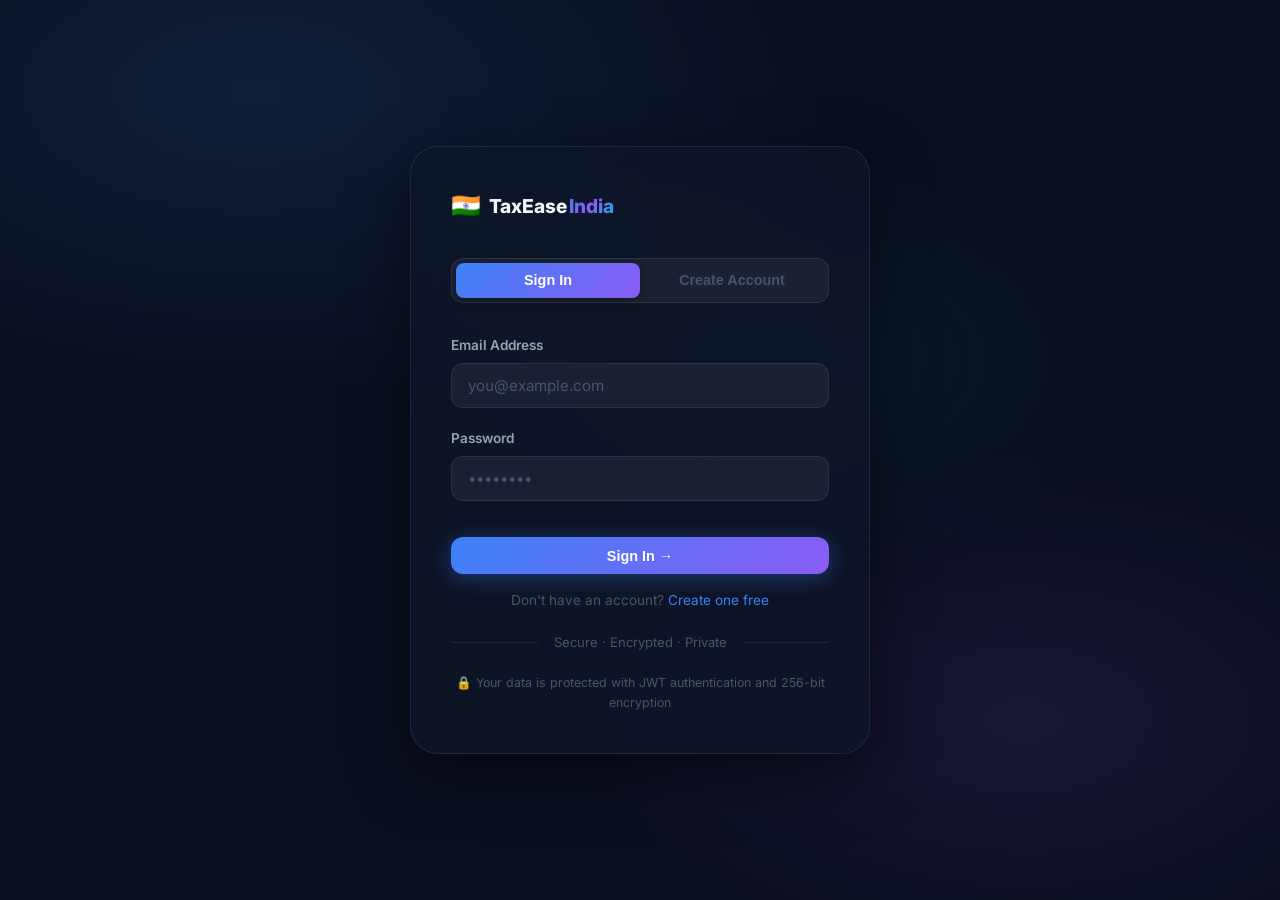
<file: tax-filing-app/frontend/profile.html>
<!DOCTYPE html>
<html lang="en">
<head>
  <meta charset="UTF-8"/>
  <meta name="viewport" content="width=device-width, initial-scale=1.0"/>
  <title>My Profile · TaxEase India</title>
  <link href="https://fonts.googleapis.com/css2?family=Inter:wght@300;400;500;600;700;800;900&display=swap" rel="stylesheet"/>
  <link rel="stylesheet" href="css/style.css"/>
</head>
<body class="app-layout">

  <aside class="sidebar" id="app-sidebar"></aside>

  <main class="main-content">
    <header class="page-header flex-between">
      <div>
        <h1>My Profile</h1>
        <p>Personal and permanent account details</p>
      </div>
      <button class="btn btn-primary" id="save-btn-top" onclick="saveProfile()">💾 Save Profile</button>
    </header>

    <div class="page-body" id="loading-container">
      <div class="loading-overlay">
        <div class="spinner spinner-lg"></div>
        <p>Loading profile...</p>
      </div>
    </div>

    <div class="page-body hidden" id="form-container">
      <div id="alert-container"></div>
      
      <div class="card">
        <div class="card-header"><span class="card-title">Personal Details</span></div>
        <div class="card-body">
            <form id="profile-form">
                <div class="form-row">
                    <div class="form-group">
                        <label class="form-label">PAN Number</label>
                        <input type="text" class="form-input" id="pan" placeholder="ABCDE1234F" style="text-transform: uppercase;">
                    </div>
                    <div class="form-group">
                        <label class="form-label">Aadhaar Number</label>
                        <input type="text" class="form-input" id="aadhaar" placeholder="1234 5678 9012">
                    </div>
                    <div class="form-group">
                        <label class="form-label">Date of Birth</label>
                        <input type="date" class="form-input" id="dateOfBirth">
                    </div>
                    <div class="form-group">
                        <label class="form-label">Mobile Number</label>
                        <input type="tel" class="form-input" id="mobile" placeholder="9876543210">
                    </div>
                    
                    <div class="form-group">
                        <label class="form-label">Residential Status</label>
                        <select class="form-select" id="residentialStatus">
                            <option value="RESIDENT">Resident</option>
                            <option value="NON_RESIDENT">Non-Resident (NRI)</option>
                            <option value="NOT_ORDINARILY_RESIDENT">Not Ordinarily Resident</option>
                        </select>
                    </div>
                    <div class="form-group">
                        <label class="form-label">Age Category</label>
                        <select class="form-select" id="ageCategory">
                            <option value="BELOW_60">Below 60 Years</option>
                            <option value="SENIOR_60_80">Senior Citizen (60-79 Years)</option>
                            <option value="SUPER_SENIOR">Super Senior (80+ Years)</option>
                        </select>
                    </div>

                    <div class="form-group" style="grid-column: 1 / -1;">
                        <label class="form-label">Address</label>
                        <input type="text" class="form-input" id="address">
                    </div>
                    <div class="form-group">
                        <label class="form-label">City</label>
                        <input type="text" class="form-input" id="city">
                    </div>
                    <div class="form-group">
                        <label class="form-label">State</label>
                        <input type="text" class="form-input" id="state">
                    </div>
                    <div class="form-group">
                        <label class="form-label">Pincode</label>
                        <input type="text" class="form-input" id="pincode">
                    </div>
                </div>
            </form>
        </div>
      </div>
    </div>
  </main>

  <script src="js/api.js"></script>
  <script src="js/app-shell.js"></script>
  <script>
    const fields = ['pan', 'aadhaar', 'dateOfBirth', 'mobile', 'address', 'city', 'state', 'pincode', 'residentialStatus', 'ageCategory'];

    async function loadData() {
      if (!await initAppShell('profile')) return;

      try {
        const profile = await ClientAPI.getProfile();
        
        fields.forEach(f => {
            const el = document.getElementById(f);
            if (el && profile[f]) el.value = profile[f];
        });

        document.getElementById('loading-container').classList.add('hidden');
        document.getElementById('form-container').classList.remove('hidden');

      } catch (err) {
        showToast('Error loading profile', 'error');
      }
    }

    async function saveProfile() {
      const payload = {};
      fields.forEach(f => {
          const el = document.getElementById(f);
          if (el) payload[f] = el.value || null;
      });

      const btn = document.getElementById('save-btn-top');
      setLoading(btn, true, 'Saving...');

      try {
        await ClientAPI.updateProfile(payload);
        showToast('Profile updated successfully!', 'success');
      } catch (err) {
        document.getElementById('alert-container').innerHTML = `
          <div class="alert alert-error">
             <span class="alert-icon">❌</span>
             <span>Failed to save: ${err.message}</span>
          </div>`;
      } finally {
        setLoading(btn, false);
      }
    }

    document.addEventListener('DOMContentLoaded', loadData);
  </script>
</body>
</html>
</file>
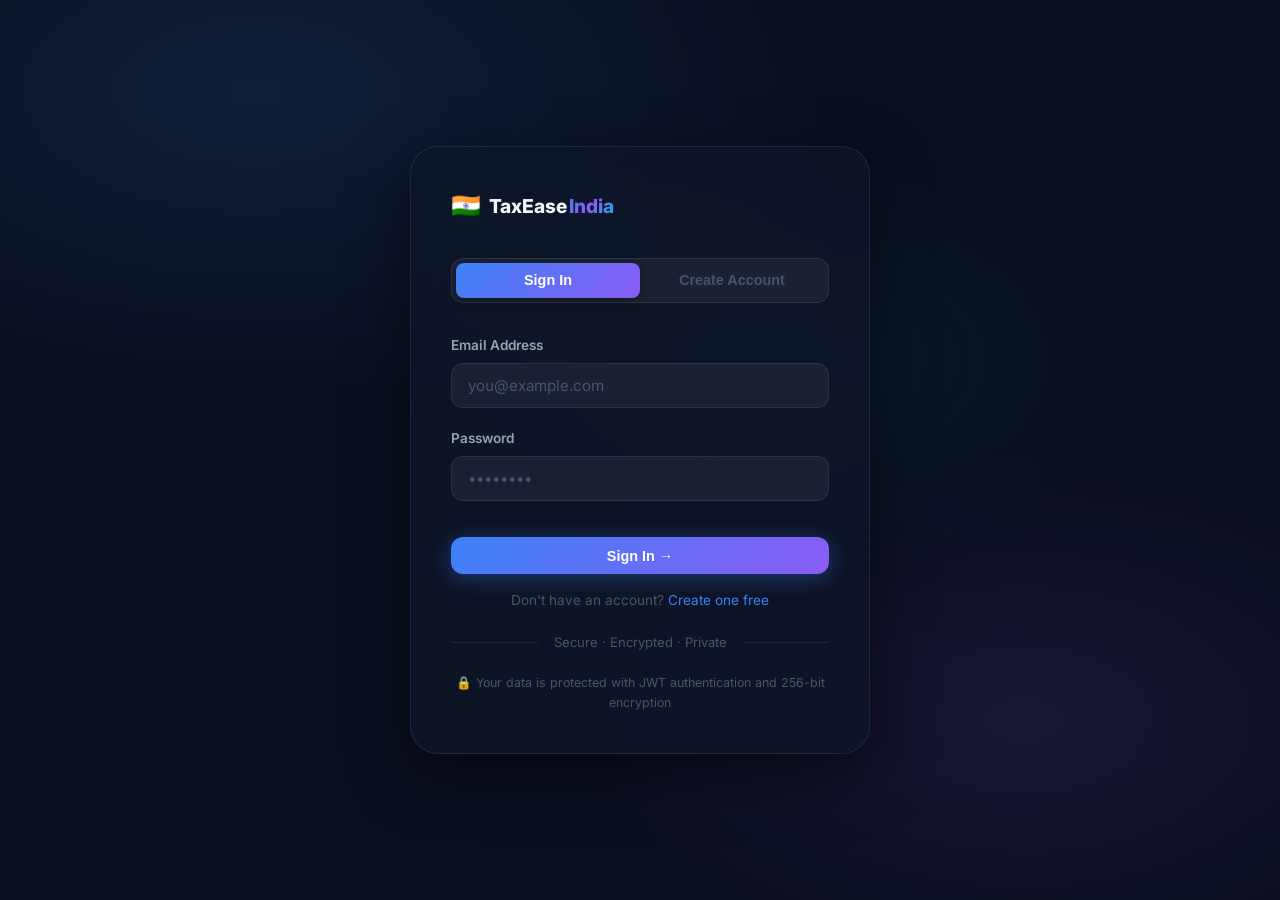
<file: tax-filing-app/frontend/tax-result.html>
<!DOCTYPE html>
<html lang="en">
<head>
  <meta charset="UTF-8"/>
  <meta name="viewport" content="width=device-width, initial-scale=1.0"/>
  <title>Tax Calculator · TaxEase India</title>
  <link href="https://fonts.googleapis.com/css2?family=Inter:wght@300;400;500;600;700;800;900&display=swap" rel="stylesheet"/>
  <link rel="stylesheet" href="css/style.css"/>
</head>
<body class="app-layout">

  <aside class="sidebar" id="app-sidebar"></aside>

  <main class="main-content">
    <header class="page-header">
      <h1>Tax Computation</h1>
      <p>Compare regimes and find the best way to save.</p>
    </header>

    <div class="page-body" id="loading-container">
      <div class="loading-overlay">
        <div class="spinner spinner-lg"></div>
        <p>Crunching the numbers...</p>
      </div>
    </div>

    <div class="page-body hidden" id="result-container">
      
      <div class="alert alert-success" id="recommendation-alert">
         <span class="alert-icon">✨</span>
         <div>We recommend the <strong id="rec-regime">New Regime</strong>. You will save <strong id="rec-savings">₹0</strong> compared to the other regime!</div>
      </div>

      <div class="regime-grid">
        <!-- New Regime Card -->
        <div class="regime-card new-regime" id="card-new">
          <h3>New Tax Regime</h3>
          <p class="text-muted" style="font-size:0.85rem">Lower slab rates, fewer deductions.</p>
          <div class="regime-tax" id="tax-new">₹0</div>
          <p class="mb-2" style="font-size:0.85rem; font-weight:600">Total Tax Payable</p>
          
          <ul class="regime-details">
            <li><span>Gross Income</span><span id="gross-new">₹0</span></li>
            <li><span>Standard Deduction</span><span id="std-new">₹0</span></li>
            <li><span>Other Exemptions</span><span id="exempt-new">₹0</span></li>
            <li><span>Taxable Income</span><span id="taxable-new">₹0</span></li>
            <li><span>Base Tax</span><span id="base-new">₹0</span></li>
            <li><span>Rebate 87A</span><span id="rebate-new">₹0</span></li>
            <li><span>Cess & Surcharge</span><span id="cess-new">₹0</span></li>
          </ul>
        </div>
        
        <!-- Old Regime Card -->
        <div class="regime-card old-regime" id="card-old">
          <h3>Old Tax Regime</h3>
          <p class="text-muted" style="font-size:0.85rem">Higher slab rates, all deductions.</p>
          <div class="regime-tax" id="tax-old">₹0</div>
          <p class="mb-2" style="font-size:0.85rem; font-weight:600">Total Tax Payable</p>
          
          <ul class="regime-details">
            <li><span>Gross Income</span><span id="gross-old">₹0</span></li>
            <li><span>HRA Exemption</span><span id="hra-old">₹0</span></li>
            <li><span>Total Deductions</span><span id="deductions-old">₹0</span></li>
            <li><span>Taxable Income</span><span id="taxable-old">₹0</span></li>
            <li><span>Base Tax</span><span id="base-old">₹0</span></li>
            <li><span>Rebate 87A</span><span id="rebate-old">₹0</span></li>
            <li><span>Cess & Surcharge</span><span id="cess-old">₹0</span></li>
          </ul>
        </div>
      </div>

      <div class="card mb-3">
        <div class="card-header"><span class="card-title">🧾 Deduction Breakdown (Old Regime)</span></div>
        <div class="card-body">
           <div class="deduction-row">
              <span class="deduction-label">Section 80C (PPF, LIC, ELSS)</span>
              <span class="deduction-value" id="breakdown-80c">₹0</span>
           </div>
           <div class="deduction-row">
              <span class="deduction-label">Section 80D (Health Insurance)</span>
              <span class="deduction-value" id="breakdown-80d">₹0</span>
           </div>
           <div class="deduction-row">
              <span class="deduction-label">Section 80CCD(1B) (NPS)</span>
              <span class="deduction-value" id="breakdown-nps">₹0</span>
           </div>
           <div class="deduction-row">
              <span class="deduction-label">Section 80G (Donations)</span>
              <span class="deduction-value" id="breakdown-80g">₹0</span>
           </div>
            <div class="deduction-row">
              <span class="deduction-label">Standard Deduction & Professional Tax</span>
              <span class="deduction-value" id="breakdown-std">₹0</span>
           </div>
        </div>
      </div>
      
      <div class="card">
        <div class="card-header"><span class="card-title">✅ Final Tax Settlement</span></div>
        <div class="card-body">
           <div class="grid-2">
               <div>
                   <p class="text-muted mb-1" style="font-size: 0.85rem;">Total Taxes Already Paid</p>
                   <h3 style="font-size: 1.5rem" id="taxes-paid">₹0</h3>
               </div>
               <div>
                   <p class="text-muted mb-1" style="font-size: 0.85rem;">Remaining Payable / (Refund)</p>
                   <h3 style="font-size: 1.5rem" id="taxes-due">₹0</h3>
               </div>
           </div>
           <hr style="border:0; border-top:1px solid var(--border); margin: 1.5rem 0;">
           <button class="btn btn-success btn-lg w-full" style="justify-content:center" id="file-return-btn" onclick="submitReturn()">
              File Return Now 🚀
           </button>
        </div>
      </div>

    </div>
  </main>

  <script src="js/api.js"></script>
  <script src="js/app-shell.js"></script>
  <script>
    let currentRegime = 'NEW';
    let globalSummary = null;
    
    async function loadData() {
      if (!await initAppShell('tax-result')) return;

      try {
        const summary = await TaxAPI.calculate();
        globalSummary = summary;
        
        document.getElementById('loading-container').classList.add('hidden');
        document.getElementById('result-container').classList.remove('hidden');
        
        // Recommendation
        currentRegime = summary.recommendedRegime;
        document.getElementById('rec-regime').textContent = summary.recommendedRegime === 'OLD' ? 'Old Regime' : 'New Regime';
        document.getElementById('rec-savings').textContent = formatINR(summary.taxSavings);
        
        // Highlight recommended card
        if (summary.recommendedRegime === 'OLD') {
            document.getElementById('card-old').classList.add('recommended');
            const badge = document.createElement('div');
            badge.className = 'regime-badge';
            badge.textContent = 'RECOMMENDED';
            document.getElementById('card-old').appendChild(badge);
        } else {
            document.getElementById('card-new').classList.add('recommended');
             const badge = document.createElement('div');
            badge.className = 'regime-badge';
            badge.textContent = 'RECOMMENDED';
            document.getElementById('card-new').appendChild(badge);
        }

        // New
        document.getElementById('tax-new').textContent = formatINR(summary.netTaxPayableNew);
        document.getElementById('gross-new').textContent = formatINR(summary.grossTotalIncome);
        document.getElementById('std-new').textContent = formatINR(summary.standardDeduction);
        document.getElementById('exempt-new').textContent = formatINR(summary.sec80CCD1B); // Only NPS employer
        document.getElementById('taxable-new').textContent = formatINR(summary.taxableIncomeNew);
        document.getElementById('base-new').textContent = formatINR(summary.baseTaxNew);
        document.getElementById('rebate-new').textContent = formatINR(summary.rebate87ANew);
        document.getElementById('cess-new').textContent = formatINR(summary.surchargeNew + summary.cessNew);

        // Old
        document.getElementById('tax-old').textContent = formatINR(summary.netTaxPayableOld);
        document.getElementById('gross-old').textContent = formatINR(summary.grossTotalIncome);
        document.getElementById('hra-old').textContent = formatINR(summary.hraExemption);
        document.getElementById('deductions-old').textContent = formatINR(summary.totalDeductionsOld);
        document.getElementById('taxable-old').textContent = formatINR(summary.taxableIncomeOld);
        document.getElementById('base-old').textContent = formatINR(summary.baseTaxOld);
        document.getElementById('rebate-old').textContent = formatINR(summary.rebate87AOld);
        document.getElementById('cess-old').textContent = formatINR(summary.surchargeOld + summary.cessOld);
        
        // Breakdowns
        document.getElementById('breakdown-80c').textContent = formatINR(summary.sec80C_total);
        document.getElementById('breakdown-80d').textContent = formatINR(summary.sec80D_total);
        document.getElementById('breakdown-nps').textContent = formatINR(summary.sec80CCD1B);
        document.getElementById('breakdown-80g').textContent = formatINR(summary.sec80G_total);
        document.getElementById('breakdown-std').textContent = formatINR(summary.standardDeduction + summary.professionalTax);
        
        // Final Settlement
        const paid = summary.tdsCredits + summary.advanceTaxCredits;
        document.getElementById('taxes-paid').textContent = formatINR(paid);
        
        const refund = summary.recommendedRegime === 'OLD' ? summary.refundOld : summary.refundNew;
        const due = summary.recommendedRegime === 'OLD' ? summary.netTaxPayableOld : summary.netTaxPayableNew;
        
        if (refund > 0) {
           document.getElementById('taxes-due').textContent = formatINR(refund) + ' (Refund)';
           document.getElementById('taxes-due').style.color = 'var(--accent-green)';
        } else {
            const rem = Math.max(0, due - paid);
            document.getElementById('taxes-due').textContent = formatINR(rem);
            if(rem > 0) document.getElementById('taxes-due').style.color = 'var(--accent-red)';
        }

      } catch (err) {
        showToast('Error calculating tax', 'error');
      }
    }

    async function submitReturn() {
        const btn = document.getElementById('file-return-btn');
        setLoading(btn, true, 'Submitting to IT Dept...');
        
        try {
            await TaxAPI.submit();
            showToast('Income Tax Return Submitted Successfully! 🎉', 'success');
            setTimeout(() => window.location.href = 'history.html', 1500);
        } catch (err) {
            showToast(err.message, 'error');
            setLoading(btn, false);
        }
    }

    document.addEventListener('DOMContentLoaded', loadData);
  </script>
</body>
</html>
</file>
<file: tax-filing-app/frontend/css/style.css>
/* =====================================================
   TaxEase India — Global Design System
   Dark mode · Glassmorphism · Premium feel
   ===================================================== */

@import url('https://fonts.googleapis.com/css2?family=Inter:wght@300;400;500;600;700;800;900&display=swap');

/* ── CSS Custom Properties ── */
:root {
  --bg-base:        #0a0f1e;
  --bg-surface:     #0f1629;
  --bg-card:        rgba(255,255,255,0.05);
  --bg-card-hover:  rgba(255,255,255,0.09);
  --border:         rgba(255,255,255,0.08);
  --border-active:  rgba(99,179,237,0.5);

  --accent-1:       #3b82f6;   /* Blue */
  --accent-2:       #8b5cf6;   /* Purple */
  --accent-3:       #06b6d4;   /* Cyan */
  --accent-green:   #10b981;
  --accent-orange:  #f59e0b;
  --accent-red:     #ef4444;

  --text-primary:   #f1f5f9;
  --text-secondary: #94a3b8;
  --text-muted:     #475569;

  --gradient-hero: linear-gradient(135deg, #3b82f6 0%, #8b5cf6 50%, #06b6d4 100%);
  --gradient-card: linear-gradient(135deg, rgba(59,130,246,0.1), rgba(139,92,246,0.1));
  --gradient-btn:  linear-gradient(135deg, #3b82f6, #8b5cf6);

  --radius-sm:  8px;
  --radius-md:  12px;
  --radius-lg:  20px;
  --radius-xl:  28px;

  --shadow-sm:  0 2px 8px rgba(0,0,0,0.3);
  --shadow-md:  0 8px 32px rgba(0,0,0,0.4);
  --shadow-lg:  0 20px 60px rgba(0,0,0,0.5);
  --shadow-glow:0 0 40px rgba(59,130,246,0.2);

  --transition: 0.25s cubic-bezier(0.4, 0, 0.2, 1);
}

/* ── Reset & Base ── */
*, *::before, *::after { box-sizing: border-box; margin: 0; padding: 0; }

html { scroll-behavior: smooth; font-size: 16px; }

body {
  font-family: 'Inter', system-ui, sans-serif;
  background-color: var(--bg-base);
  color: var(--text-primary);
  line-height: 1.6;
  min-height: 100vh;
  -webkit-font-smoothing: antialiased;
}

/* Animated background mesh */
body::before {
  content: '';
  position: fixed;
  inset: 0;
  z-index: -1;
  background:
    radial-gradient(ellipse 80% 60% at 20% 10%, rgba(59,130,246,0.12) 0%, transparent 60%),
    radial-gradient(ellipse 60% 50% at 80% 80%, rgba(139,92,246,0.1) 0%, transparent 60%),
    radial-gradient(ellipse 50% 40% at 60% 40%, rgba(6,182,212,0.07) 0%, transparent 60%);
  pointer-events: none;
}

a { color: var(--accent-1); text-decoration: none; transition: color var(--transition); }
a:hover { color: var(--accent-3); }

img, video { max-width: 100%; }

input, select, textarea {
  font-family: inherit;
  font-size: inherit;
}

/* ── Scrollbar ── */
::-webkit-scrollbar { width: 6px; }
::-webkit-scrollbar-track { background: var(--bg-surface); }
::-webkit-scrollbar-thumb { background: rgba(99,130,246,0.4); border-radius: 99px; }

/* ── Typography ── */
h1 { font-size: clamp(2rem, 5vw, 3.5rem); font-weight: 800; line-height: 1.1; }
h2 { font-size: clamp(1.5rem, 3vw, 2.25rem); font-weight: 700; }
h3 { font-size: 1.15rem; font-weight: 600; }

.gradient-text {
  background: var(--gradient-hero);
  -webkit-background-clip: text;
  -webkit-text-fill-color: transparent;
  background-clip: text;
}

/* ── Buttons ── */
.btn {
  display: inline-flex;
  align-items: center;
  gap: 0.5rem;
  padding: 0.65rem 1.5rem;
  border-radius: var(--radius-md);
  font-weight: 600;
  font-size: 0.9rem;
  cursor: pointer;
  border: none;
  transition: all var(--transition);
  text-decoration: none;
  white-space: nowrap;
}

.btn-primary {
  background: var(--gradient-btn);
  color: #fff;
  box-shadow: 0 4px 20px rgba(59,130,246,0.35);
}
.btn-primary:hover {
  transform: translateY(-2px);
  box-shadow: 0 8px 30px rgba(59,130,246,0.5);
  color: #fff;
}
.btn-primary:active { transform: translateY(0); }

.btn-ghost {
  background: var(--bg-card);
  color: var(--text-secondary);
  border: 1px solid var(--border);
  backdrop-filter: blur(8px);
}
.btn-ghost:hover {
  background: var(--bg-card-hover);
  color: var(--text-primary);
  border-color: var(--border-active);
}

.btn-lg { padding: 0.85rem 2rem; font-size: 1rem; }
.btn-sm { padding: 0.45rem 1rem; font-size: 0.82rem; }

.btn-danger {
  background: linear-gradient(135deg, #ef4444, #dc2626);
  color: #fff;
}
.btn-success {
  background: linear-gradient(135deg, #10b981, #059669);
  color: #fff;
  box-shadow: 0 4px 20px rgba(16,185,129,0.35);
}
.btn-success:hover {
  transform: translateY(-2px);
  box-shadow: 0 8px 30px rgba(16,185,129,0.5);
  color: #fff;
}

.btn:disabled {
  opacity: 0.5;
  cursor: not-allowed;
  transform: none !important;
}

/* ── Navbar ── */
.navbar {
  position: fixed;
  top: 0; left: 0; right: 0;
  z-index: 100;
  display: flex;
  align-items: center;
  justify-content: space-between;
  padding: 1rem 2rem;
  background: transparent;
  transition: all var(--transition);
}
.navbar.scrolled {
  background: rgba(10,15,30,0.85);
  backdrop-filter: blur(16px);
  border-bottom: 1px solid var(--border);
  box-shadow: var(--shadow-md);
}

.nav-brand {
  display: flex;
  align-items: center;
  gap: 0.6rem;
  text-decoration: none;
  cursor: pointer;
}
.brand-icon { font-size: 1.5rem; }
.brand-name {
  font-size: 1.2rem;
  font-weight: 800;
  color: var(--text-primary);
}
.brand-accent {
  background: var(--gradient-hero);
  -webkit-background-clip: text;
  -webkit-text-fill-color: transparent;
  background-clip: text;
  margin-left: 2px;
}

.nav-links {
  display: flex;
  align-items: center;
  gap: 1.5rem;
}
.nav-links a {
  color: var(--text-secondary);
  font-weight: 500;
  font-size: 0.9rem;
  transition: color var(--transition);
}
.nav-links a:hover { color: var(--text-primary); }

/* ── Hero Section ── */
.hero {
  min-height: 100vh;
  display: flex;
  flex-direction: column;
  align-items: center;
  justify-content: center;
  text-align: center;
  padding: 6rem 2rem 4rem;
  position: relative;
}

.hero-badge {
  display: inline-flex;
  align-items: center;
  gap: 0.4rem;
  padding: 0.4rem 1.2rem;
  border-radius: 99px;
  background: rgba(59,130,246,0.15);
  border: 1px solid rgba(59,130,246,0.3);
  color: var(--accent-3);
  font-size: 0.85rem;
  font-weight: 600;
  margin-bottom: 2rem;
  animation: fadeInDown 0.6s ease both;
}

.hero-title {
  margin-bottom: 1.5rem;
  animation: fadeInUp 0.7s ease 0.1s both;
}

.hero-subtitle {
  max-width: 560px;
  color: var(--text-secondary);
  font-size: 1.1rem;
  line-height: 1.7;
  margin-bottom: 2.5rem;
  animation: fadeInUp 0.7s ease 0.2s both;
}

.hero-cta {
  display: flex;
  gap: 1rem;
  flex-wrap: wrap;
  justify-content: center;
  margin-bottom: 3.5rem;
  animation: fadeInUp 0.7s ease 0.3s both;
}

.hero-stats {
  display: flex;
  gap: 3rem;
  flex-wrap: wrap;
  justify-content: center;
  animation: fadeInUp 0.7s ease 0.4s both;
}

.stat { text-align: center; }
.stat-num {
  display: block;
  font-size: 2rem;
  font-weight: 800;
  background: var(--gradient-hero);
  -webkit-background-clip: text;
  -webkit-text-fill-color: transparent;
  background-clip: text;
}
.stat-label { font-size: 0.82rem; color: var(--text-muted); }

/* ── Section Base ── */
.section-label {
  font-size: 0.78rem;
  font-weight: 700;
  letter-spacing: 0.15em;
  text-transform: uppercase;
  color: var(--accent-1);
  margin-bottom: 0.75rem;
}
.section-title {
  color: var(--text-primary);
  margin-bottom: 3rem;
}

/* ── Features ── */
.features {
  padding: 6rem 2rem;
  max-width: 1100px;
  margin: 0 auto;
  text-align: center;
}

.features-grid {
  display: grid;
  grid-template-columns: repeat(auto-fit, minmax(270px, 1fr));
  gap: 1.5rem;
}

.feature-card {
  background: var(--bg-card);
  border: 1px solid var(--border);
  border-radius: var(--radius-lg);
  padding: 2rem;
  text-align: left;
  backdrop-filter: blur(12px);
  transition: all var(--transition);
  opacity: 0;
  transform: translateY(24px);
  cursor: default;
}
.feature-card.visible {
  opacity: 1;
  transform: translateY(0);
}
.feature-card:hover {
  background: var(--bg-card-hover);
  border-color: var(--border-active);
  transform: translateY(-4px);
  box-shadow: var(--shadow-glow);
}
.feature-icon {
  font-size: 2rem;
  margin-bottom: 1rem;
}
.feature-card h3 {
  color: var(--text-primary);
  margin-bottom: 0.5rem;
}
.feature-card p {
  color: var(--text-secondary);
  font-size: 0.9rem;
  line-height: 1.6;
}

/* ── How it Works ── */
.how-section {
  padding: 6rem 2rem;
  max-width: 1100px;
  margin: 0 auto;
  text-align: center;
}

.steps {
  display: flex;
  align-items: flex-start;
  justify-content: center;
  gap: 0.5rem;
  flex-wrap: wrap;
}
.step {
  background: var(--bg-card);
  border: 1px solid var(--border);
  border-radius: var(--radius-lg);
  padding: 2rem 1.5rem;
  max-width: 220px;
  text-align: center;
  flex: 1 1 200px;
  opacity: 0;
  transform: translateY(24px);
  transition: all var(--transition);
}
.step.visible {
  opacity: 1;
  transform: translateY(0);
}
.step-num {
  font-size: 2.5rem;
  font-weight: 900;
  background: var(--gradient-hero);
  -webkit-background-clip: text;
  -webkit-text-fill-color: transparent;
  background-clip: text;
  margin-bottom: 0.75rem;
}
.step h3 { margin-bottom: 0.5rem; }
.step p { color: var(--text-secondary); font-size: 0.85rem; }
.step-arrow {
  font-size: 1.5rem;
  color: var(--text-muted);
  align-self: center;
  padding: 0 0.25rem;
}

/* ── Footer ── */
.footer {
  border-top: 1px solid var(--border);
  padding: 2.5rem 2rem;
  text-align: center;
}
.footer-brand {
  display: flex;
  align-items: center;
  justify-content: center;
  gap: 0.6rem;
  margin-bottom: 1rem;
}
.footer-note, .footer-copy {
  color: var(--text-muted);
  font-size: 0.82rem;
  margin-top: 0.4rem;
}

/* ── Auth Pages ── */
.auth-page {
  min-height: 100vh;
  display: flex;
  align-items: center;
  justify-content: center;
  padding: 2rem;
}

.auth-card {
  background: rgba(15,22,41,0.85);
  border: 1px solid var(--border);
  border-radius: var(--radius-xl);
  backdrop-filter: blur(20px);
  padding: 2.5rem;
  width: 100%;
  max-width: 460px;
  box-shadow: var(--shadow-lg);
}

.auth-logo {
  display: flex;
  align-items: center;
  gap: 0.5rem;
  margin-bottom: 2rem;
  cursor: pointer;
}

.auth-tabs {
  display: flex;
  background: var(--bg-card);
  border-radius: var(--radius-md);
  padding: 4px;
  margin-bottom: 2rem;
  border: 1px solid var(--border);
}
.auth-tab {
  flex: 1;
  padding: 0.6rem;
  text-align: center;
  border-radius: var(--radius-sm);
  cursor: pointer;
  font-weight: 600;
  font-size: 0.9rem;
  color: var(--text-muted);
  transition: all var(--transition);
  border: none;
  background: transparent;
  user-select: none;
}
.auth-tab.active {
  background: var(--gradient-btn);
  color: #fff;
  box-shadow: var(--shadow-sm);
}

.auth-form { display: none; }
.auth-form.active { display: block; }

/* ── Form Elements ── */
.form-group { margin-bottom: 1.25rem; }
.form-label {
  display: block;
  font-size: 0.85rem;
  font-weight: 600;
  color: var(--text-secondary);
  margin-bottom: 0.4rem;
}
.form-input, .form-select {
  width: 100%;
  padding: 0.75rem 1rem;
  background: rgba(255,255,255,0.05);
  border: 1px solid var(--border);
  border-radius: var(--radius-md);
  color: var(--text-primary);
  font-size: 0.95rem;
  transition: all var(--transition);
  outline: none;
  -webkit-appearance: none;
  appearance: none;
}
.form-input:focus, .form-select:focus {
  border-color: var(--accent-1);
  background: rgba(59,130,246,0.07);
  box-shadow: 0 0 0 3px rgba(59,130,246,0.15);
}
.form-input::placeholder { color: var(--text-muted); }
.form-input.error { border-color: var(--accent-red); }

.form-select option { background: var(--bg-surface); color: var(--text-primary); }

.form-row {
  display: grid;
  grid-template-columns: 1fr 1fr;
  gap: 1rem;
}

.form-hint {
  font-size: 0.78rem;
  color: var(--text-muted);
  margin-top: 0.25rem;
}

.form-section-title {
  font-size: 0.95rem;
  font-weight: 700;
  color: var(--text-primary);
  margin: 1.5rem 0 1rem;
  padding-bottom: 0.5rem;
  border-bottom: 1px solid var(--border);
  display: flex;
  align-items: center;
  gap: 0.5rem;
}

.checkbox-group {
  display: flex;
  align-items: center;
  gap: 0.5rem;
  cursor: pointer;
}
.checkbox-group input[type="checkbox"] {
  width: 18px; height: 18px;
  accent-color: var(--accent-1);
  cursor: pointer;
}
.checkbox-group span {
  font-size: 0.9rem;
  color: var(--text-secondary);
}

.form-error {
  display: none;
  font-size: 0.8rem;
  color: var(--accent-red);
  margin-top: 0.4rem;
}
.form-error.show { display: block; }

/* ── App Layout ── */
.app-layout {
  display: flex;
  min-height: 100vh;
}

/* ── Sidebar ── */
.sidebar {
  width: 260px;
  min-width: 260px;
  background: rgba(15,22,41,0.9);
  border-right: 1px solid var(--border);
  backdrop-filter: blur(16px);
  display: flex;
  flex-direction: column;
  padding: 1.5rem 1rem;
  position: fixed;
  top: 0; left: 0; bottom: 0;
  z-index: 50;
  overflow-y: auto;
}

.sidebar-logo {
  display: flex;
  align-items: center;
  gap: 0.5rem;
  padding: 0.5rem 0.75rem;
  margin-bottom: 2rem;
  cursor: pointer;
}

.sidebar-section-label {
  font-size: 0.7rem;
  font-weight: 700;
  letter-spacing: 0.12em;
  text-transform: uppercase;
  color: var(--text-muted);
  padding: 0 0.75rem;
  margin: 1.25rem 0 0.5rem;
}

.sidebar-nav { list-style: none; }
.sidebar-nav li a, .sidebar-nav li button {
  display: flex;
  align-items: center;
  gap: 0.75rem;
  padding: 0.7rem 0.75rem;
  border-radius: var(--radius-md);
  color: var(--text-secondary);
  font-weight: 500;
  font-size: 0.9rem;
  transition: all var(--transition);
  width: 100%;
  text-align: left;
  border: none;
  background: none;
  cursor: pointer;
  text-decoration: none;
}
.sidebar-nav li a:hover, .sidebar-nav li button:hover {
  background: var(--bg-card);
  color: var(--text-primary);
}
.sidebar-nav li a.active, .sidebar-nav li button.active {
  background: rgba(59,130,246,0.15);
  color: var(--accent-1);
  border-left: 3px solid var(--accent-1);
}
.sidebar-nav li a .nav-icon { font-size: 1.1rem; width: 20px; text-align: center; }

.sidebar-bottom {
  margin-top: auto;
  padding-top: 1rem;
  border-top: 1px solid var(--border);
}

.sidebar-user {
  display: flex;
  align-items: center;
  gap: 0.75rem;
  padding: 0.75rem;
  border-radius: var(--radius-md);
  background: var(--bg-card);
  border: 1px solid var(--border);
  margin-bottom: 0.75rem;
}
.sidebar-avatar {
  width: 36px; height: 36px;
  border-radius: 50%;
  background: var(--gradient-btn);
  display: flex;
  align-items: center;
  justify-content: center;
  font-weight: 700;
  font-size: 0.9rem;
  flex-shrink: 0;
}
.sidebar-user-info { overflow: hidden; }
.sidebar-user-name { font-size: 0.9rem; font-weight: 600; white-space: nowrap; overflow: hidden; text-overflow: ellipsis; }
.sidebar-user-email { font-size: 0.75rem; color: var(--text-muted); white-space: nowrap; overflow: hidden; text-overflow: ellipsis; }

/* ── Main Content ── */
.main-content {
  margin-left: 260px;
  flex: 1;
  min-height: 100vh;
  display: flex;
  flex-direction: column;
}

.page-header {
  padding: 2rem 2.5rem 1rem;
  border-bottom: 1px solid var(--border);
  background: rgba(10,15,30,0.4);
  backdrop-filter: blur(8px);
}
.page-header h1 { font-size: 1.6rem; font-weight: 700; margin-bottom: 0.25rem; }
.page-header p { color: var(--text-secondary); font-size: 0.9rem; }

.page-body { padding: 2rem 2.5rem; }

/* ── Cards ── */
.card {
  background: var(--bg-card);
  border: 1px solid var(--border);
  border-radius: var(--radius-lg);
  backdrop-filter: blur(12px);
}
.card-body { padding: 1.5rem; }
.card-header {
  padding: 1.25rem 1.5rem;
  border-bottom: 1px solid var(--border);
  display: flex;
  align-items: center;
  justify-content: space-between;
  gap: 1rem;
}
.card-title { font-size: 1rem; font-weight: 700; }

/* ── Stats Grid ── */
.stats-grid {
  display: grid;
  grid-template-columns: repeat(auto-fit, minmax(200px, 1fr));
  gap: 1.25rem;
  margin-bottom: 2rem;
}

.stat-card {
  background: var(--bg-card);
  border: 1px solid var(--border);
  border-radius: var(--radius-lg);
  padding: 1.5rem;
  backdrop-filter: blur(12px);
  transition: all var(--transition);
}
.stat-card:hover {
  border-color: var(--border-active);
  transform: translateY(-2px);
  box-shadow: var(--shadow-glow);
}
.stat-card-label { font-size: 0.8rem; color: var(--text-muted); font-weight: 600; text-transform: uppercase; letter-spacing: 0.08em; margin-bottom: 0.5rem; }
.stat-card-value { font-size: 1.8rem; font-weight: 800; color: var(--text-primary); }
.stat-card-value.green { color: var(--accent-green); }
.stat-card-value.blue  { color: var(--accent-1); }
.stat-card-value.orange{ color: var(--accent-orange); }
.stat-card-value.purple{ color: var(--accent-2); }
.stat-card-sub { font-size: 0.78rem; color: var(--text-muted); margin-top: 0.35rem; }

/* ── Badges ── */
.badge {
  display: inline-flex;
  align-items: center;
  padding: 0.25rem 0.65rem;
  border-radius: 99px;
  font-size: 0.75rem;
  font-weight: 700;
}
.badge-green  { background: rgba(16,185,129,0.15); color: var(--accent-green); }
.badge-blue   { background: rgba(59,130,246,0.15); color: var(--accent-1); }
.badge-orange { background: rgba(245,158,11,0.15); color: var(--accent-orange); }
.badge-red    { background: rgba(239,68,68,0.15);  color: var(--accent-red); }
.badge-purple { background: rgba(139,92,246,0.15); color: var(--accent-2); }

/* ── Tables ── */
.table-wrapper {
  overflow-x: auto;
  border-radius: var(--radius-lg);
  border: 1px solid var(--border);
}
table {
  width: 100%;
  border-collapse: collapse;
  font-size: 0.9rem;
}
thead th {
  padding: 0.85rem 1.25rem;
  text-align: left;
  font-size: 0.78rem;
  font-weight: 700;
  text-transform: uppercase;
  letter-spacing: 0.08em;
  color: var(--text-muted);
  border-bottom: 1px solid var(--border);
  background: rgba(255,255,255,0.02);
  white-space: nowrap;
}
tbody td {
  padding: 1rem 1.25rem;
  border-bottom: 1px solid var(--border);
  color: var(--text-secondary);
  vertical-align: middle;
}
tbody tr:last-child td { border-bottom: none; }
tbody tr:hover td { background: rgba(255,255,255,0.03); color: var(--text-primary); }

/* ── Alert / Toast ── */
.alert {
  display: flex;
  align-items: flex-start;
  gap: 0.75rem;
  padding: 1rem 1.25rem;
  border-radius: var(--radius-md);
  font-size: 0.9rem;
  line-height: 1.5;
  margin-bottom: 1.25rem;
}
.alert-info    { background: rgba(59,130,246,0.12); border: 1px solid rgba(59,130,246,0.3); color: #93c5fd; }
.alert-success { background: rgba(16,185,129,0.12); border: 1px solid rgba(16,185,129,0.3); color: #6ee7b7; }
.alert-warning { background: rgba(245,158,11,0.12); border: 1px solid rgba(245,158,11,0.3); color: #fcd34d; }
.alert-error   { background: rgba(239,68,68,0.12);  border: 1px solid rgba(239,68,68,0.3);  color: #fca5a5; }
.alert-icon { font-size: 1.1rem; flex-shrink: 0; margin-top: 1px; }

/* Toast notification */
.toast-container {
  position: fixed;
  bottom: 2rem; right: 2rem;
  z-index: 9999;
  display: flex;
  flex-direction: column;
  gap: 0.75rem;
}
.toast {
  background: rgba(15,22,41,0.95);
  border: 1px solid var(--border);
  border-radius: var(--radius-md);
  padding: 1rem 1.25rem;
  backdrop-filter: blur(16px);
  box-shadow: var(--shadow-lg);
  display: flex;
  align-items: center;
  gap: 0.75rem;
  min-width: 280px;
  max-width: 360px;
  animation: slideInRight 0.3s ease;
  font-size: 0.9rem;
}
.toast.toast-success { border-color: rgba(16,185,129,0.4); }
.toast.toast-error   { border-color: rgba(239,68,68,0.4); }
.toast.toast-info    { border-color: rgba(59,130,246,0.4); }

/* ── Progress / Stepper ── */
.stepper {
  display: flex;
  align-items: center;
  gap: 0;
  margin-bottom: 2.5rem;
}
.stepper-item {
  display: flex;
  align-items: center;
  flex: 1;
}
.stepper-circle {
  width: 36px; height: 36px;
  border-radius: 50%;
  background: var(--bg-card);
  border: 2px solid var(--border);
  display: flex;
  align-items: center;
  justify-content: center;
  font-size: 0.85rem;
  font-weight: 700;
  color: var(--text-muted);
  flex-shrink: 0;
  transition: all var(--transition);
}
.stepper-circle.active { background: var(--gradient-btn); border-color: transparent; color: #fff; box-shadow: 0 0 20px rgba(59,130,246,0.4); }
.stepper-circle.done   { background: var(--accent-green); border-color: transparent; color: #fff; }
.stepper-label { font-size: 0.78rem; font-weight: 600; color: var(--text-muted); margin-top: 0.4rem; white-space: nowrap; }
.stepper-label.active { color: var(--accent-1); }
.stepper-label.done   { color: var(--accent-green); }
.stepper-line { flex: 1; height: 2px; background: var(--border); margin: 0; }
.stepper-line.done { background: var(--accent-green); }

.stepper-item-inner { display: flex; flex-direction: column; align-items: center; }

/* ── Regime Comparison Cards ── */
.regime-grid {
  display: grid;
  grid-template-columns: 1fr 1fr;
  gap: 1.5rem;
  margin-bottom: 2rem;
}
.regime-card {
  background: var(--bg-card);
  border: 2px solid var(--border);
  border-radius: var(--radius-lg);
  padding: 1.75rem;
  backdrop-filter: blur(12px);
  transition: all var(--transition);
  position: relative;
  overflow: hidden;
}
.regime-card.recommended {
  border-color: var(--accent-green);
  box-shadow: 0 0 30px rgba(16,185,129,0.2);
}
.regime-card.old-regime { border-color: rgba(245,158,11,0.4); }
.regime-card.old-regime h3 { color: var(--accent-orange); }
.regime-card.new-regime { border-color: rgba(59,130,246,0.4); }
.regime-card.new-regime h3 { color: var(--accent-1); }
.regime-badge {
  position: absolute;
  top: 1rem; right: 1rem;
  background: var(--accent-green);
  color: #fff;
  font-size: 0.72rem;
  font-weight: 700;
  padding: 0.25rem 0.7rem;
  border-radius: 99px;
}
.regime-tax {
  font-size: 2.5rem;
  font-weight: 800;
  margin: 0.75rem 0;
}
.regime-details { list-style: none; }
.regime-details li {
  display: flex;
  justify-content: space-between;
  font-size: 0.85rem;
  padding: 0.4rem 0;
  border-bottom: 1px solid var(--border);
  color: var(--text-secondary);
}
.regime-details li:last-child { border-bottom: none; }
.regime-details li span:last-child { font-weight: 600; color: var(--text-primary); }

/* ── Deduction Breakdown ── */
.deduction-row {
  display: flex;
  justify-content: space-between;
  align-items: center;
  padding: 0.7rem 0;
  border-bottom: 1px solid var(--border);
  font-size: 0.9rem;
}
.deduction-row:last-child { border-bottom: none; }
.deduction-label { color: var(--text-secondary); }
.deduction-value { font-weight: 600; color: var(--text-primary); }

/* ── Loading Spinner ── */
.spinner {
  display: inline-block;
  width: 20px; height: 20px;
  border: 2px solid rgba(255,255,255,0.2);
  border-top-color: #fff;
  border-radius: 50%;
  animation: spin 0.6s linear infinite;
}
.spinner-lg { width: 40px; height: 40px; border-width: 3px; }

.loading-overlay {
  display: flex;
  align-items: center;
  justify-content: center;
  min-height: 300px;
  flex-direction: column;
  gap: 1rem;
  color: var(--text-muted);
}

/* ── Empty State ── */
.empty-state {
  text-align: center;
  padding: 4rem 2rem;
  color: var(--text-muted);
}
.empty-state-icon { font-size: 3rem; margin-bottom: 1rem; }
.empty-state h3 { color: var(--text-secondary); margin-bottom: 0.5rem; }
.empty-state p { font-size: 0.9rem; margin-bottom: 1.5rem; }

/* ── Input with Prefix ── */
.input-prefix-wrapper { position: relative; }
.input-prefix {
  position: absolute;
  left: 1rem; top: 50%;
  transform: translateY(-50%);
  color: var(--text-muted);
  font-weight: 600;
  font-size: 0.95rem;
  pointer-events: none;
}
.input-prefix-wrapper .form-input { padding-left: 2rem; }

/* ── Divider ── */
.divider {
  display: flex;
  align-items: center;
  gap: 1rem;
  color: var(--text-muted);
  font-size: 0.82rem;
  margin: 1.25rem 0;
}
.divider::before, .divider::after {
  content: '';
  flex: 1;
  height: 1px;
  background: var(--border);
}

/* ── Responsive ── */
@media (max-width: 900px) {
  .sidebar {
    transform: translateX(-100%);
    transition: transform var(--transition);
  }
  .sidebar.open { transform: translateX(0); }
  .main-content { margin-left: 0; }
  .regime-grid { grid-template-columns: 1fr; }
  .form-row { grid-template-columns: 1fr; }
  .steps { flex-direction: column; align-items: center; }
  .step-arrow { transform: rotate(90deg); }
}

@media (max-width: 600px) {
  .page-header { padding: 1.5rem; }
  .page-body   { padding: 1.25rem; }
  .auth-card   { padding: 1.75rem; }
  .hero-stats  { gap: 1.5rem; }
}

/* ── Keyframes ── */
@keyframes fadeInDown {
  from { opacity: 0; transform: translateY(-16px); }
  to   { opacity: 1; transform: translateY(0); }
}
@keyframes fadeInUp {
  from { opacity: 0; transform: translateY(20px); }
  to   { opacity: 1; transform: translateY(0); }
}
@keyframes slideInRight {
  from { opacity: 0; transform: translateX(30px); }
  to   { opacity: 1; transform: translateX(0); }
}
@keyframes spin {
  to { transform: rotate(360deg); }
}
@keyframes pulse {
  0%, 100% { opacity: 1; }
  50% { opacity: 0.5; }
}

/* ── Utility ── */
.text-muted    { color: var(--text-muted); }
.text-secondary{ color: var(--text-secondary); }
.text-green    { color: var(--accent-green); }
.text-red      { color: var(--accent-red); }
.text-blue     { color: var(--accent-1); }
.text-orange   { color: var(--accent-orange); }
.fw-600 { font-weight: 600; }
.fw-700 { font-weight: 700; }
.fw-800 { font-weight: 800; }
.mt-1 { margin-top: 0.5rem; }
.mt-2 { margin-top: 1rem; }
.mt-3 { margin-top: 1.5rem; }
.mb-1 { margin-bottom: 0.5rem; }
.mb-2 { margin-bottom: 1rem; }
.mb-3 { margin-bottom: 1.5rem; }
.flex { display: flex; }
.flex-between { display: flex; align-items: center; justify-content: space-between; }
.flex-center  { display: flex; align-items: center; justify-content: center; }
.gap-1 { gap: 0.5rem; }
.gap-2 { gap: 1rem; }
.grid-2 { display: grid; grid-template-columns: 1fr 1fr; gap: 1rem; }
.w-full { width: 100%; }
.hidden { display: none !important; }
</file>
